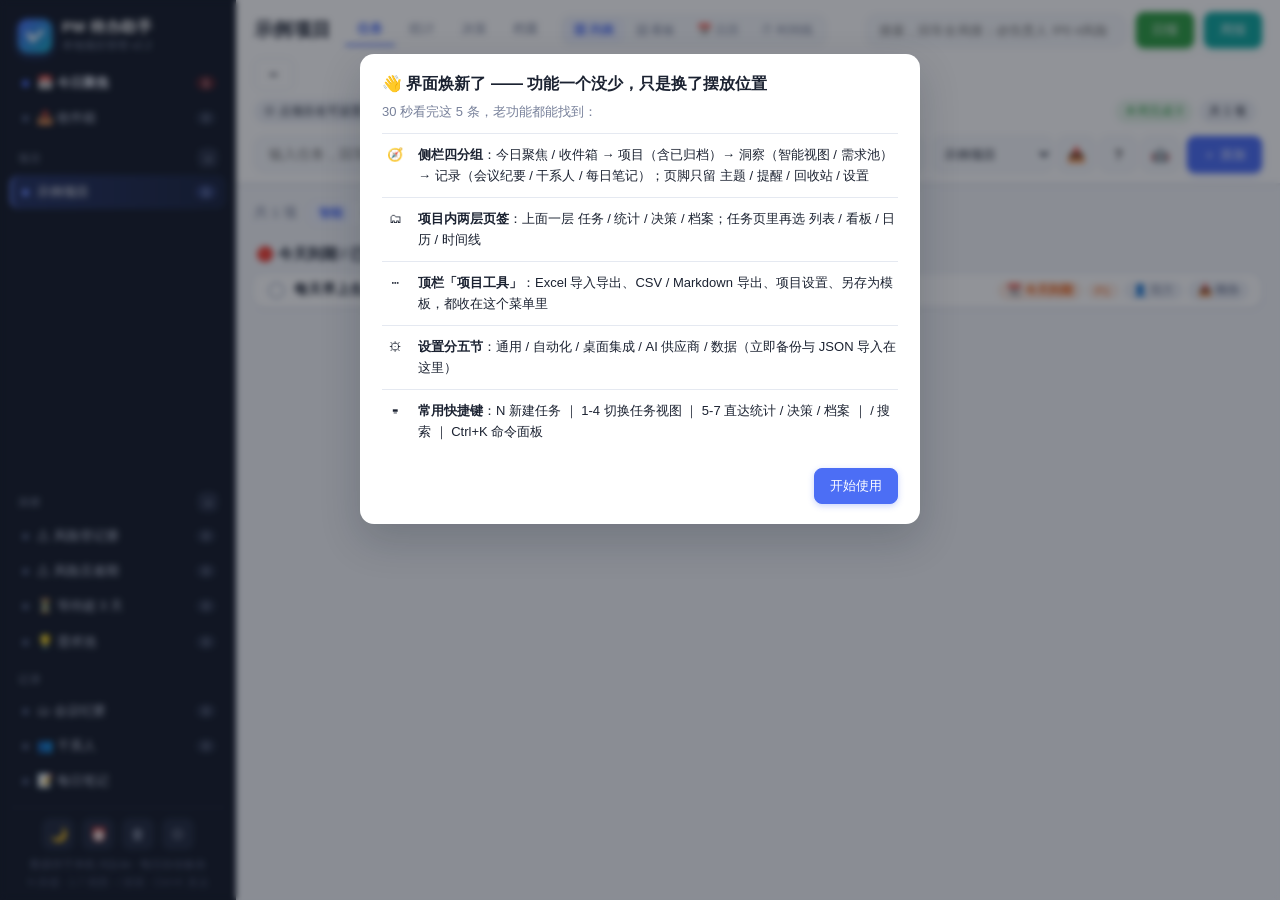
<file: ui/index.html>
<!DOCTYPE html>
<html lang="zh-CN" data-theme="light">
<head>
<meta charset="UTF-8">
<meta name="viewport" content="width=device-width, initial-scale=1.0">
<title>PM 待办助手</title>
<link rel="stylesheet" href="styles.css">
</head>
<body>
<div id="app">
  <aside id="sidebar">
    <div class="brand">
      <div class="logo">✔</div>
      <div class="brand-txt"><b>PM 待办助手</b><small>本地项目管理 v2.2</small></div>
    </div>

    <nav id="todayNav"></nav>
    <div class="side-label"><span>项目</span><button id="btnNewProj" title="新建项目（可选模板）">＋</button></div>
    <nav id="projNav"></nav>
    <div id="archWrap"></div>
    <div class="side-label"><span>洞察</span><button id="btnAddSmart" title="保存一个跨项目智能视图">＋</button></div>
    <nav id="smartNav"></nav>
    <nav id="ideasNav"></nav>
    <div class="side-label"><span>记录</span></div>
    <nav id="memoryNav"></nav>
    <div class="side-foot">
      <div class="foot-btns">
        <button id="btnTheme" title="切换明暗主题">🌙</button>
        <button id="btnRemind" title="每日定时提醒：未设置">⏰</button>
        <button id="btnTrash" title="回收站：30 天内可恢复">🗑<span id="btnTrashCnt" class="trash-cnt"></span></button>
        <button id="btnSettings" title="设置：通用 / 自动化 / 桌面集成 / AI / 数据">⚙</button>
      </div>
      <small>数据存于本机 SQLite · 每日自动备份</small>
      <small class="kbd-hint">N 新建 · 1-7 视图 · / 搜索 · Ctrl+K 直达</small>
    </div>
  </aside>

  <main id="main">
    <header id="topbar">
      <div class="hrow">
        <h1 id="projName" title="点击打开项目设置">—</h1>
        <!-- 一级页签：项目下的四个页面 -->
        <nav class="ptabs" id="pageTabs">
          <button data-page="task" class="on">任务</button>
          <button data-page="stats">统计</button>
          <button data-page="decisions">决策</button>
          <button data-page="archive">档案</button>
        </nav>
        <!-- 二级分段控件：任务页的四种呈现 -->
        <div class="seg" id="viewSeg">
          <button data-view="list" class="on" title="快捷键 1">☰ 列表</button>
          <button data-view="kanban" title="快捷键 2">▦ 看板</button>
          <button data-view="calendar" title="快捷键 3">📅 日历</button>
          <button data-view="timeline" title="快捷键 4">⏱ 时间线</button>
        </div>
        <span class="flex1"></span>
        <input id="search" type="text" placeholder="搜索，或 @负责人 !P0 #风险 筛选（/）">
        <button class="btn blue" id="btnTodayCopy" hidden>📋 复制今日清单</button>
        <button class="btn green" id="btnDay" onclick="openReport('day')">日报</button>
        <button class="btn teal" id="btnWeek" onclick="openReport('week')">周报</button>
        <div class="more-wrap" id="projMoreWrap" hidden>
          <button class="btn ghost" id="btnProjMore" title="项目工具：导入导出 / 设置 / 模板">⋯</button>
          <div id="projMenu" class="menu-pop" hidden>
            <button data-act="xlsx">📥 Excel 计划表导入向导</button>
            <button data-act="xlsx-out">📤 导出 .xlsx 计划表</button>
            <button data-act="csv">📄 导出 CSV</button>
            <button data-act="md">📝 导出项目 Markdown</button>
            <div class="menu-sep"></div>
            <button data-act="settings">⚙ 项目设置</button>
            <button data-act="tpl">💾 另存为项目模板</button>
          </div>
        </div>
      </div>
      <div class="hrow sub">
        <div id="countdown"></div>
        <span class="flex1"></span>
        <div id="statsbar"></div>
      </div>
      <div class="quickadd" id="quickAddRow">
        <input id="quick" type="text" placeholder="输入任务，回车添加；输入 / 呼出语法面板">
        <div class="q-tools">
          <select id="qProj" class="q-proj" title="选择任务加入的项目"></select>
          <button id="q-inbox" title="收件箱模式：先不分项目，快速记下，之后分拣">📥</button>
          <button id="q-syntax" title="日期 / 负责人 / 优先级 / 风险 / 循环 语法面板（输入 / 也可呼出）">？</button>
          <button id="q-aitask" title="AI 粘贴转任务：把会议记录 / 群聊 / 邮件整段粘进来，自动拆成任务草稿">🤖</button>
        </div>
        <button class="btn blue" id="btnQuickAdd">＋ 添加</button>
      </div>
      <div id="quickPreview" class="quick-preview" hidden></div>
      <div id="qPop" class="q-pop" hidden></div>
    </header>

    <div id="content">
      <section id="viewToday" hidden></section>
      <section id="viewInbox" hidden></section>
      <section id="viewIdeas" hidden></section>
      <section id="viewSmart" hidden></section>
      <section id="viewMeetings" hidden></section>
      <section id="viewContacts" hidden></section>
      <section id="viewDailyNote" hidden></section>
      <section id="viewSearch" hidden></section>
      <section id="viewList" hidden></section>
      <section id="viewKanban" hidden></section>
      <section id="viewCalendar" hidden></section>
      <section id="viewTimeline" hidden></section>
      <section id="viewStats" hidden></section>
      <section id="viewDecisions" hidden></section>
      <section id="viewArchive" hidden></section>
    </div>
  </main>
</div>

<!-- 计时悬浮条（#1 任务计时） -->
<div id="timerBar" class="timerbar" hidden>
  <span class="tb-dot"></span>
  <span id="timerTaskName"></span>
  <b id="timerTime">00:00:00</b>
  <button class="btn blue ghost" onclick="openFocusOverlay()" title="进入专注全屏视图（可选倒计时，结束自动记工时）">🎯 专注</button>
  <button class="btn danger ghost" onclick="stopTimerFlow(false)">⏹ 停止并记录工时</button>
</div>

<!-- 任务编辑（v2.2 三段分区：基本信息默认展开；风险登记册勾 ⚠ 展开；清单与备注默认收起） -->
<div class="mwrap" id="mw-task" hidden>
  <div class="modal">
    <h3 id="tm-head">编辑事项</h3>
    <div class="title-line">
      <input type="text" id="m-title" placeholder="要做什么？（Enter 保存）">
    </div>
    <div class="mrow">
      <div><label>截止日期</label><input type="date" id="m-due"></div>
      <div><label>负责人</label><input type="text" id="m-owner" list="ownerList" placeholder="我方"></div>
      <div><label>优先级</label>
        <select id="m-pri">
          <option value="P0">P0 紧急</option>
          <option value="P1">P1</option>
          <option value="P2">P2</option>
        </select>
      </div>
    </div>
    <div class="mrow">
      <div><label>状态</label>
        <select id="m-status">
          <option value="todo">待办</option>
          <option value="doing">进行中</option>
          <option value="wait">等人/等外部</option>
          <option value="done">已完成</option>
        </select>
      </div>
      <div><label>所属项目</label><select id="m-proj"></select></div>
      <div><label>开始日期（时间线用，可空）</label><input type="date" id="m-start"></div>
    </div>
    <div class="mrow">
      <div><label>父任务（进度自动上卷）</label>
        <select id="m-parent"><option value="0">（无父任务）</option></select>
      </div>
      <div><label>循环</label>
        <select id="m-repeat">
          <option value="">不循环</option>
          <option value="daily">🔄 每天</option>
          <option value="weekly">🔄 每周</option>
          <option value="monthly">🔄 每月</option>
        </select>
      </div>
      <div><label>单次提醒（开会前提醒我）</label><input type="datetime-local" id="m-remind" title="到点弹系统通知并清空；留空不提醒"></div>
    </div>
    <div class="mrow ck-row">
      <div class="grow2"><label class="ck tight"><input type="checkbox" id="m-risk"> ⚠ 计入日报风险栏（勾选展开风险登记册）</label></div>
      <div class="grow2"><label class="ck tight"><input type="checkbox" id="m-milestone"> 🏁 里程碑（时间线画菱形）</label></div>
    </div>
    <!-- 风险登记册（#6）：概率×影响评分（勾选 ⚠ 展开，由 updateRiskEditor 控制 open） -->
    <details class="msec" id="m-sec-risk">
      <summary>🛡 风险登记册 <span class="hint-inline">概率 × 影响评分，≥15 强制进日报</span></summary>
      <div class="risk-box">
        <div class="mrow">
          <div><label>发生概率 1-5</label>
            <select id="m-prob"><option value="0">未评分</option><option>1</option><option>2</option><option>3</option><option>4</option><option>5</option></select>
          </div>
          <div><label>影响程度 1-5</label>
            <select id="m-impact"><option value="0">未评分</option><option>1</option><option>2</option><option>3</option><option>4</option><option>5</option></select>
          </div>
          <div><label>风险值（自动）</label><div class="risk-val" id="m-risk-val">未评分</div></div>
        </div>
        <label>应对措施（怎么做）</label>
        <textarea id="m-mitigate" rows="2" placeholder="如：提前 2 周联系供应商备货；压测提前到本周"></textarea>
        <label>升级条件（何时上报谁）</label>
        <textarea id="m-escalate" rows="2" placeholder="如：若本周五前未签合同，上报分管领导决策"></textarea>
      </div>
    </details>
    <details class="msec" id="m-sec-cl">
      <summary>☑ 清单与备注 <span class="hint-inline" id="m-sec-cl-sum"></span></summary>
      <div class="msec-body">
        <label>检查清单 <span class="hint-inline">（回车快速添加，完成后卡片显示进度）</span></label>
        <div id="m-cl-items"></div>
        <div class="cl-add">
          <input type="text" id="m-cl-input" placeholder="添加清单项，回车确认">
          <button class="btn ghost" id="m-cl-ai" title="AI 根据任务标题 / 备注生成检查清单草稿（可改可删后再保存）">🤖</button>
          <button class="btn ghost" id="m-cl-add">＋</button>
        </div>
        <label>备注（支持 Markdown；可 Ctrl+V 粘贴截图，Enter 保存 / Ctrl+Enter 也保存）</label>
        <textarea id="m-note"></textarea>
        <div class="note-preview-row">
          <button class="linkbtn2" id="m-note-preview-toggle" onclick="toggleNotePreview()">👁 预览渲染效果</button>
          <div id="m-note-preview" class="mdview" hidden></div>
        </div>
      </div>
    </details>
    <div id="m-backlinks" class="backlink-box" hidden></div>
    <div class="mfoot">
      <button class="btn danger ghost" id="m-del">删除</button>
      <span class="flex1"></span>
      <button class="btn ghost" id="m-cancel">取消</button>
      <button class="btn ghost" id="m-save-new" title="保存当前，并立即打开新建窗口（所属项目不变）">保存并新建</button>
      <button class="btn blue" id="m-save">保存</button>
    </div>
  </div>
</div>
<datalist id="ownerList"></datalist>

<!-- 项目设置 -->
<div class="mwrap" id="mw-proj" hidden>
  <div class="modal">
    <h3>项目设置</h3>
    <label>项目名称</label>
    <input type="text" id="p-name">
    <label>日报 / 周报抬头（如：XX项目 进度日报）</label>
    <input type="text" id="p-report" placeholder="留空自动为「项目名 进度日报」">
    <label>里程碑倒计时（最多 3 个，留空忽略）</label>
    <div class="mrow"><input type="text" id="p-m1l" placeholder="名称，如 交付验收"><input type="date" id="p-m1d"></div>
    <div class="mrow"><input type="text" id="p-m2l" placeholder="名称"><input type="date" id="p-m2d"></div>
    <div class="mrow"><input type="text" id="p-m3l" placeholder="名称"><input type="date" id="p-m3d"></div>
    <label class="ck big"><input type="checkbox" id="p-arch"> 归档此项目（从列表隐藏，数据保留）</label>
    <label>群机器人推送（日报一键发到群）</label>
    <div class="mrow">
      <div><label>机器人类型</label>
        <select id="p-wh-type">
          <option value="">不推送</option>
          <option value="wecom">企业微信群机器人</option>
          <option value="dingtalk">钉钉群机器人（支持加签）</option>
          <option value="feishu">飞书群机器人</option>
        </select>
      </div>
      <div class="grow2"><label>Webhook 地址</label><input type="text" id="p-wh-url" placeholder="https://qyapi.weixin.qq.com/cgi-bin/webhook/send?key=…"></div>
    </div>
    <div class="mrow" id="p-wh-secret-row" hidden>
      <div class="grow2"><label>钉钉加签密钥（SEC 开头，可选）</label><input type="text" id="p-wh-secret" placeholder="SEC…"></div>
    </div>
    <label>工时预算（小时，80%/100% 触发托盘通知与群推送，留空关闭）</label>
    <input type="number" id="p-budget" min="0" step="0.5" placeholder="如 200">
    <div class="mfoot">
      <button class="btn danger ghost" id="p-delete">删除本项目</button>
      <button class="btn ghost" id="p-save-tpl" title="把本项目的未完成任务集保存为模板，新建项目时一键带入">💾 另存为模板</button>
      <span class="flex1"></span>
      <button class="btn ghost" id="p-cancel">取消</button>
      <button class="btn blue" id="p-save">保存</button>
    </div>
  </div>
</div>

<!-- 报告 -->
<div class="mwrap" id="mw-report" hidden>
  <div class="modal wide">
    <h3 id="r-title">报告预览</h3>
    <textarea id="r-area" spellcheck="false"></textarea>
    <input type="hidden" id="r-kind" value="day">
    <div class="mfoot">
      <button class="btn teal" id="r-wh" hidden title="通过项目设置里配置的群机器人 Webhook 发送">📤 发到群</button>
      <button class="btn ghost" id="r-ai" title="用设置里配置的 AI 模型润色报告（⚙ 设置 → AI 供应商）">🤖 AI 润色</button>
      <span class="hint">发送前请核对日期与负责人</span>
      <span class="flex1"></span>
      <button class="btn ghost" id="r-close">收起</button>
      <button class="btn green" id="r-copy">复制全文</button>
    </div>
  </div>
</div>

<!-- 确认 -->
<div class="mwrap" id="mw-confirm" hidden>
  <div class="modal slim">
    <h3 id="c-title">确认</h3>
    <p id="c-msg" class="cmsg"></p>
    <div class="mfoot">
      <span class="flex1"></span>
      <button class="btn ghost" id="c-cancel">取消</button>
      <button class="btn blue" id="c-ok">确定</button>
    </div>
  </div>
</div>

<!-- 输入 -->
<div class="mwrap" id="mw-prompt" hidden>
  <div class="modal slim">
    <h3 id="pr-title">输入</h3>
    <label id="pr-label">名称</label>
    <input type="text" id="pr-input">
    <div class="mfoot">
      <span class="flex1"></span>
      <button class="btn ghost" id="pr-cancel">取消</button>
      <button class="btn blue" id="pr-ok">确定</button>
    </div>
  </div>
</div>

<!-- 命令面板 -->
<div class="mwrap" id="mw-palette" hidden>
  <div class="modal palette">
    <input id="pal-input" type="text" autocomplete="off" spellcheck="false" placeholder="🔍 搜项目 / 任务，回车直达；↑↓ 选择，Esc 关闭">
    <div id="pal-list"></div>
  </div>
</div>

<!-- 新建项目（模板 #4） -->
<div class="mwrap" id="mw-newproj" hidden>
  <div class="modal slim">
    <h3>新建项目</h3>
    <label>项目名称</label>
    <input type="text" id="np-name" placeholder="如：闸机二期">
    <label>从模板创建（Teambition 模板中心思路）</label>
    <div class="mrow">
      <select id="np-tpl" class="grow2"></select>
      <button class="btn danger ghost" id="np-del-tpl" title="删除选中的模板">🗑</button>
    </div>
    <div class="hint" style="margin:4px 0 0;">模板来自项目工具菜单里的「💾 另存为项目模板」，带入任务集骨架，截止日默认今天</div>
    <div class="mfoot">
      <span class="flex1"></span>
      <button class="btn ghost" id="np-cancel">取消</button>
      <button class="btn blue" id="np-create">创建</button>
    </div>
  </div>
</div>

<!-- 回收站（#5） -->
<div class="mwrap" id="mw-trash" hidden>
  <div class="modal">
    <h3>🗑 回收站（<span id="trash-cnt">0</span>）</h3>
    <div class="hint" style="margin-bottom:8px;">已删除的任务 / 项目保留 30 天，可随时恢复（Azure DevOps Recycle Bin 思路）</div>
    <div id="trash-list" class="trash-list"></div>
    <div class="mfoot">
      <button class="btn danger ghost" id="tr-purge-old">清空 30 天前条目</button>
      <span class="flex1"></span>
      <button class="btn ghost" id="tr-close">关闭</button>
    </div>
  </div>
</div>

<!-- 每日收尾问答（#2 + 包3 #12 升级为站会三问） -->
<div class="mwrap" id="mw-shutdown" hidden>
  <div class="modal">
    <h3>🌙 每日收尾 · 站会三问 <small class="hint" id="sd-date"></small></h3>
    <div class="hint" style="margin-bottom:8px;">Sunsama Shutdown + Geekbot 站会三问：干成什么 / 阻碍 / 明天三件事。明日日报自动引用。</div>
    <label>1️⃣ 今天干成了什么？</label>
    <textarea id="sd-done" rows="3" placeholder="已自动预填今天勾完成的任务，可补充改动"></textarea>
    <label>2️⃣ 卡在哪里了？（背景性卡点，进明日日报）</label>
    <textarea id="sd-stuck" rows="2" placeholder="卡点 / 需要谁拍板 / 等谁的回复"></textarea>
    <label>3️⃣ 遇到什么阻碍？（可一键转成风险任务，每行一条）</label>
    <textarea id="sd-block" rows="2" placeholder="如：供应商合同没签 → 生成一条 P1 风险任务跟进"></textarea>
    <div style="margin:2px 0 10px;"><button class="btn ghost" id="sd-block2task" title="把上面每行阻碍转成一条风险任务，进收件箱">🛡 阻碍转风险任务</button></div>
    <label>4️⃣ 明天最重要的三件事？</label>
    <textarea id="sd-next" rows="3" placeholder="一行一件，明天生成日报时排在「今日计划」最前面"></textarea>
    <div class="mfoot">
      <span class="flex1"></span>
      <button class="btn ghost" id="sd-skip">跳过</button>
      <button class="btn blue" id="sd-save">记录，收工 ✅</button>
    </div>
  </div>
</div>

<!-- 设置：五节导航（通用 / 自动化 / 桌面集成 / AI 供应商 / 数据） -->
<div class="mwrap" id="mw-settings" hidden>
  <div class="modal st-modal">
    <h3>⚙ 设置</h3>
    <div class="st-tabs" id="stTabs">
      <button data-sec="general" class="on">🧭 通用</button>
      <button data-sec="auto">🤝 自动化</button>
      <button data-sec="desktop">🖥 桌面集成</button>
      <button data-sec="ai">🤖 AI 供应商</button>
      <button data-sec="data">💾 数据</button>
    </div>
    <div class="st-body">
      <div class="st-sec" data-sec="general">
        <label>每日收尾问答时间（Sunsama Shutdown，留空关闭；到点弹站会三问）</label>
        <input type="time" id="st-shutdown">
        <label class="ck big"><input type="checkbox" id="st-density" checked> 任务卡紧凑密度（单行卡片，一屏多看一倍；取消勾选为舒适密度）</label>
        <div class="hint" style="margin-top:10px;">
          每日到期任务提醒：点左下角 <b>⏰</b> 设置时间 · 明暗主题：点左下角 <b>🌙</b><br>
          快捷键：<b>N</b> 新建 · <b>1-7</b> 切视图 · <b>J/K 或 ↑↓</b> 选任务 · <b>空格</b> 完成 · <b>X</b> 选中 · <b>Ctrl+Shift+点选</b> 批量 · <b>/</b> 搜索 · <b>Ctrl+K</b> 直达（中文输入法开启也可用）<br>
          数据安全：本机 SQLite 存储，启动自动备份（保留最近 30 份），JSON / CSV / Excel 导入导出见「💾 数据」节与项目工具菜单「⋯」
        </div>
      </div>
      <div class="st-sec" data-sec="auto" hidden>
        <label>固定规则自动化（Trello Butler 预置开关，非通用引擎）</label>
        <label class="ck big"><input type="checkbox" id="st-overdueTop"> 逾期任务自动置顶排序（仅显示层，不改数据）</label>
        <label class="ck big"><input type="checkbox" id="st-staleCleanup"> 停滞超 14 天自动出现在侧栏「🧹 待清理」视图</label>
        <label class="ck big"><input type="checkbox" id="st-doneStopTimer"> 任务完成时自动停止计时并记录工时</label>
        <label class="ck big"><input type="checkbox" id="st-inboxNudge"> 每日提醒里附带「收件箱待分拣」数量</label>
      </div>
      <div class="st-sec" data-sec="desktop" hidden>
        <label class="ck big"><input type="checkbox" id="st-autostart"> 开机自动启动（配合定时提醒更可靠）</label>
        <label>全局快速捕获热键（弹无边框小窗，默认进收件箱；输入 off 关闭）</label>
        <div class="ai-keyrow">
          <input type="text" id="st-hotkey" placeholder="Alt+Shift+A">
          <button class="btn ghost" id="st-hotkey-test" style="flex:none;">⚡ 试一下</button>
        </div>
        <label>今日目标任务数（任务栏进度条映射 今日已完成/目标）</label>
        <input type="number" id="st-goal" min="1" max="50" placeholder="默认 5">
        <div class="hint" style="margin:8px 0 0;">深链接 pm-todo://task/123 已随安装包注册，群推送里点链接可跳回对应任务。</div>
      </div>
      <div class="st-sec" data-sec="ai" hidden>
        <div class="ai-box">
          <div class="ai-box-title">🤖 AI 润色 · 模型供应商</div>
          <div id="st-ai-profiles" class="ai-profiles"></div>
          <div class="hint" style="margin:6px 0 0;">点击卡片即切换并启用该供应商；改动先暂存，点底部「保存」才写入本机数据库</div>
          <div class="mrow">
            <div><label>预设</label>
              <select id="st-ai-preset"></select>
            </div>
            <div class="grow2"><label>模型 ID</label>
              <input type="text" id="st-ai-model" list="aiModelList" placeholder="如 deepseek-chat / glm-4.6">
            </div>
          </div>
          <label>API 地址（Base URL，以 /v1 等兼容前缀结尾）</label>
          <input type="text" id="st-ai-baseurl" placeholder="https://api.deepseek.com/v1">
          <label>API Key（仅存本机 SQLite）</label>
          <div class="ai-keyrow">
            <input type="password" id="st-ai-key" placeholder="sk-…" autocomplete="off">
            <label class="ai-showck"><input type="checkbox" id="st-ai-show"> 显示</label>
          </div>
          <datalist id="aiModelList"></datalist>
          <div id="st-ai-chips" class="ai-chips" hidden></div>
          <div class="st-ai-actions">
            <button class="btn ghost" id="st-ai-models" title="调用 GET {Base URL}/models 拉取可选模型">↻ 拉取模型</button>
            <button class="btn ghost" id="st-ai-test" title="用当前填写的内容发一条测试消息，验证是否可用">⚡ 测试连接</button>
            <button class="btn ghost" id="st-ai-add" title="把当前填写的内容另存为一家供应商，之后可一键切换">＋ 另存供应商</button>
            <button class="btn danger ghost" id="st-ai-del" title="删除当前选中的供应商">🗑</button>
          </div>
          <div class="hint" id="st-ai-status" hidden></div>
        </div>
      </div>
      <div class="st-sec" data-sec="data" hidden>
        <div class="hint" style="margin:0 0 10px;">数据全部存在本机 SQLite；启动时自动备份，保留最近 30 份。以下为手动备份与迁移入口。</div>
        <div class="data-actions">
          <button class="btn ghost" id="st-backup-now" title="立即在本机备份目录生成一份备份，返回备份路径">📦 立即备份</button>
          <button class="btn ghost" id="st-export" title="导出全部数据为 JSON 备份文件">📤 导出 JSON 备份</button>
          <button class="btn ghost" id="st-import" title="导入 JSON 备份（覆盖当前数据）">📥 导入 JSON 备份</button>
          <button class="btn ghost" id="st-trash" title="已删除的任务 / 项目保留 30 天，可恢复">🗑 打开回收站</button>
        </div>
        <div class="hint" style="margin-top:10px;">项目级导入导出（Excel 计划表双向 / CSV / 整项目 Markdown）在选中项目后，点顶栏右侧「⋯ 项目工具」。</div>
      </div>
    </div>
    <div class="mfoot">
      <span class="flex1"></span>
      <button class="btn ghost" id="st-cancel">取消</button>
      <button class="btn blue" id="st-save">保存</button>
    </div>
  </div>
</div>

<!-- 保存智能视图（#9） -->
<div class="mwrap" id="mw-smart" hidden>
  <div class="modal slim">
    <h3>保存智能视图</h3>
    <label>视图名称</label>
    <input type="text" id="sv-name" placeholder="如：P0 风险盘点">
    <label>筛选条件（跨全部未归档项目，只看未完成任务）</label>
    <label class="ck big"><input type="checkbox" id="sv-risk"> ⚠ 标记为风险的任务</label>
    <label class="ck big"><input type="checkbox" id="sv-overdue"> 🔴 已逾期的任务</label>
    <div class="mrow">
      <div><label>⏳ 等待超过（天）</label><input type="number" id="sv-wait" min="1" max="90" placeholder="如 3"></div>
      <div><label>💤 停滞超过（天）</label><input type="number" id="sv-stale" min="1" max="365" placeholder="如 7"></div>
      <div><label>🚩 优先级</label>
        <select id="sv-pri"><option value="">不限</option><option value="P0">P0</option><option value="P1">P1</option><option value="P2">P2</option></select>
      </div>
    </div>
    <label>或用一句话描述（自动勾选上面的条件）</label>
    <div class="mrow">
      <div class="grow2"><input type="text" id="sv-nl" placeholder="如：逾期且有风险的 P0"></div>
      <div style="flex:0 0 auto;"><button class="btn ghost" id="sv-nl-parse" style="margin-top:0;">🔍 解析</button></div>
    </div>
    <div class="mfoot">
      <span class="flex1"></span>
      <button class="btn ghost" id="sv-cancel">取消</button>
      <button class="btn blue" id="sv-save">保存视图</button>
    </div>
  </div>
</div>

<!-- 需求转任务（#14） -->
<div class="mwrap" id="mw-convert" hidden>
  <div class="modal slim">
    <h3>需求转为任务</h3>
    <input type="hidden" id="cv-idea-id" value="">
    <label>加入项目</label>
    <select id="cv-proj"></select>
    <label>截止日期</label>
    <input type="date" id="cv-due">
    <div class="mfoot">
      <span class="flex1"></span>
      <button class="btn ghost" id="cv-cancel">取消</button>
      <button class="btn blue" id="cv-ok">转为任务</button>
    </div>
  </div>
</div>

<!-- AI 粘贴转任务（#16 增强）：非结构化文字 → 任务草稿，确认后才入库 -->
<div class="mwrap" id="mw-aitask" hidden>
  <div class="modal">
    <h3>🤖 AI 粘贴转任务</h3>
    <div class="hint" style="margin:0 0 8px;">把会议记录 / 群聊 / 邮件 / 口述笔记整段粘贴进来，AI 拆成结构化任务草稿（含日期 / 负责人 / 优先级 / 风险）。先预览确认，勾选后才入库。</div>
    <textarea id="at-input" rows="5" placeholder="如：周三前李四要交联调报告；供应商合同这周必须签掉，不然影响进场，这个是 P0；下月开始安排验收面试"></textarea>
    <div class="mrow" style="margin-top:8px;">
      <div><label>解析后加入</label><select id="at-proj"></select></div>
      <div style="flex:0 0 auto;"><label>&nbsp;</label><button class="btn blue" id="at-parse">🔍 AI 解析</button></div>
    </div>
    <div id="at-results" hidden></div>
    <div class="mfoot">
      <span class="hint" id="at-status" style="max-width:58%;"></span>
      <span class="flex1"></span>
      <button class="btn ghost" id="at-cancel">关闭</button>
      <button class="btn blue" id="at-import" hidden>✅ 添加所选</button>
    </div>
  </div>
</div>

<!-- 决策日志（包3 #9，ADR 模板） -->
<div class="mwrap" id="mw-decision" hidden>
  <div class="modal wide">
    <h3>🏛 记录决策 <small class="hint-inline">ADR 模板 · 治「口头答应了没人记得」</small></h3>
    <input type="hidden" id="d-id" value="">
    <div class="mrow">
      <div class="grow2"><label>决策标题（一句话说清决定了什么）</label><input type="text" id="d-title" placeholder="如：闸机厂商定为 B 公司"></div>
      <div><label>日期</label><input type="date" id="d-date"></div>
    </div>
    <label>背景（当时面对什么问题）</label>
    <textarea id="d-background" rows="2"></textarea>
    <label>备选项（都考虑了哪些方案）</label>
    <textarea id="d-options" rows="2"></textarea>
    <label>决定</label>
    <textarea id="d-decision" rows="2" placeholder="最终选了什么，一句话可执行"></textarea>
    <label>原因（为什么这么定，当时为什么这么定就靠它）</label>
    <textarea id="d-reason" rows="2"></textarea>
    <div class="mrow">
      <div><label>状态</label>
        <select id="d-status">
          <option>生效中</option>
          <option>已废弃</option>
          <option>已被替代</option>
        </select>
      </div>
      <div><label>关联任务（互链，可空）</label><select id="d-task"><option value="0">（无）</option></select></div>
    </div>
    <div class="mfoot">
      <button class="btn danger ghost" id="d-del" hidden>删除</button>
      <span class="flex1"></span>
      <button class="btn ghost" id="d-cancel">取消</button>
      <button class="btn blue" id="d-save">保存</button>
    </div>
  </div>
</div>

<!-- 会议记录（包3 #10，Fellow 模式：会后笔记模板 + 行动项转任务） -->
<div class="mwrap" id="mw-meeting" hidden>
  <div class="modal wide">
    <h3 id="mt-head">🗂 会议纪要 <small class="hint-inline">会后笔记模板：议题 / 参与人 / 结论 / 行动项</small></h3>
    <input type="hidden" id="mt-id" value="">
    <div class="mrow">
      <div class="grow2"><label>议题（会议主题）</label><input type="text" id="mt-title" placeholder="如：与甲方周例会"></div>
      <div><label>日期</label><input type="date" id="mt-date"></div>
    </div>
    <div class="mrow">
      <div><label>参与人（逗号分隔，可与干系人档案对应）</label><input type="text" id="mt-attendees" placeholder="张三, 李四, 王五"></div>
      <div><label>关联项目（可空）</label><select id="mt-proj"><option value="0">（不关联）</option></select></div>
    </div>
    <label>结论 / 要点（支持 Markdown）</label>
    <textarea id="mt-conclusion" rows="4" placeholder="- 验收标准按附件 A 执行&#10;- 付款节点调整到验收后 15 天"></textarea>
    <label>行动项 <span class="hint-inline">（一行一条；保存后每条可一键转任务 / 转决策）</span></label>
    <div id="mt-items"></div>
    <div class="cl-add">
      <input type="text" id="mt-item-input" placeholder="添加行动项，回车确认">
      <button class="btn ghost" id="mt-item-add">＋</button>
    </div>
    <div class="mfoot">
      <button class="btn danger ghost" id="mt-del" hidden>删除</button>
      <span class="flex1"></span>
      <button class="btn ghost" id="mt-cancel">取消</button>
      <button class="btn blue" id="mt-save">保存</button>
    </div>
  </div>
</div>

<!-- 干系人档案（包3 #11，FollowUpThen 机制） -->
<div class="mwrap" id="mw-contact" hidden>
  <div class="modal">
    <h3>👥 干系人档案</h3>
    <input type="hidden" id="ct-id" value="">
    <div class="mrow">
      <div><label>姓名</label><input type="text" id="ct-name" placeholder="如：李四"></div>
      <div><label>组织 / 角色</label><input type="text" id="ct-org" placeholder="如：甲方信息科 科长"></div>
    </div>
    <div class="mrow">
      <div><label>标签（权力/利益，逗号分隔）</label><input type="text" id="ct-tags" placeholder="高权力,高利益"></div>
      <div><label>关联项目（逗号分隔）</label><input type="text" id="ct-projects" placeholder="闸机二期"></div>
    </div>
    <div class="mrow">
      <div><label>上次沟通日期</label><input type="date" id="ct-last"></div>
      <div><label>跟进周期（天）</label><input type="number" id="ct-days" min="1" max="365" placeholder="14"></div>
    </div>
    <label>备注（沟通偏好 / 关注点）</label>
    <textarea id="ct-note" rows="2"></textarea>
    <div class="mfoot">
      <button class="btn danger ghost" id="ct-del" hidden>删除</button>
      <span class="flex1"></span>
      <button class="btn ghost" id="ct-cancel">取消</button>
      <button class="btn blue" id="ct-save">保存</button>
    </div>
  </div>
</div>

<!-- Excel 导入向导（包5，Jira 五步模式） -->
<div class="mwrap" id="mw-xlsx" hidden>
  <div class="modal xwide">
    <h3>📥 Excel 计划表导入向导 <small class="hint-inline">Jira 五步：选文件 → 选表 → 映射 → 预览 → 导入</small></h3>
    <div id="xw-steps" class="xw-steps"></div>
    <div id="xw-body" class="xw-body"></div>
    <div class="mfoot">
      <button class="btn ghost" id="xw-export" title="反向导出：把当前项目导出为带样式的 .xlsx 计划表发回给甲方/领导">📤 导出当前项目 .xlsx</button>
      <span class="hint" id="xw-status"></span>
      <span class="flex1"></span>
      <button class="btn ghost" id="xw-cancel">关闭</button>
      <button class="btn blue" id="xw-next" hidden>下一步 →</button>
      <button class="btn blue" id="xw-import" hidden>📥 开始导入</button>
    </div>
  </div>
</div>

<!-- 专注会话（包4 #17）：全屏视图 + 倒计时 + 一句收尾 -->
<div class="mwrap" id="mw-focus" hidden>
  <div class="focus-full">
    <div class="focus-task" id="fc-task">—</div>
    <div class="focus-time" id="fc-time">00:00:00</div>
    <div class="focus-mode">
      <label class="ck"><input type="radio" name="fc-mode" value="up" checked> 正计时</label>
      <label class="ck"><input type="radio" name="fc-mode" value="down"> 倒计时</label>
      <select id="fc-mins">
        <option value="25">25 分钟</option>
        <option value="45">45 分钟</option>
        <option value="60">60 分钟</option>
      </select>
    </div>
    <div class="focus-bar"><div id="fc-bar" style="width:0%"></div></div>
    <div class="mfoot" style="justify-content:center;">
      <button class="btn ghost" id="fc-minimize">回到界面</button>
      <button class="btn blue" id="fc-finish">⏹ 结束专注并记录工时</button>
    </div>
    <div class="focus-wrap" id="fc-wrap" hidden>
      <label>一句收尾（这段时间干了什么，写入每日笔记）</label>
      <input type="text" id="fc-note" placeholder="如：联调报告初稿完成一半">
      <button class="btn green" id="fc-save-note">记好了</button>
    </div>
  </div>
</div>

<!-- 改版一次性导览（v2.1） -->
<div class="mwrap" id="mw-tour" hidden>
  <div class="modal tour-modal">
    <h3>👋 界面焕新了 —— 功能一个没少，只是换了摆放位置</h3>
    <div class="tour-sub">30 秒看完这 5 条，老功能都能找到：</div>
    <div class="tour-row"><span class="ti">🧭</span><div><b>侧栏四分组</b>：今日聚焦 / 收件箱 → 项目（含已归档）→ 洞察（智能视图 / 需求池）→ 记录（会议纪要 / 干系人 / 每日笔记）；页脚只留 主题 / 提醒 / 回收站 / 设置</div></div>
    <div class="tour-row"><span class="ti">🗂</span><div><b>项目内两层页签</b>：上面一层 任务 / 统计 / 决策 / 档案；任务页里再选 列表 / 看板 / 日历 / 时间线</div></div>
    <div class="tour-row"><span class="ti">⋯</span><div><b>顶栏「项目工具」</b>：Excel 导入导出、CSV / Markdown 导出、项目设置、另存为模板，都收在这个菜单里</div></div>
    <div class="tour-row"><span class="ti">⚙</span><div><b>设置分五节</b>：通用 / 自动化 / 桌面集成 / AI 供应商 / 数据（立即备份与 JSON 导入在这里）</div></div>
    <div class="tour-row"><span class="ti">⌨</span><div><b>常用快捷键</b>：N 新建任务 ｜ 1-4 切换任务视图 ｜ 5-7 直达统计 / 决策 / 档案 ｜ / 搜索 ｜ Ctrl+K 命令面板</div></div>
    <div class="tour-foot"><button class="btn blue" onclick="markTourSeen()">开始使用</button></div>
  </div>
</div>

<!-- 右键菜单（动线2：卡片右键 = ⋯ 菜单同款；侧栏项目右键 = 设置/模板/导出） -->
<div id="ctxMenu" class="menu-pop ctx-menu" hidden></div>

<!-- 批量操作条（动线2：Ctrl/Shift 多选后浮出） -->
<div id="batchBar" hidden>
  <span class="bb-n" id="bbCount">已选 0 项</span>
  <button class="btn ghost" onclick="batchStatus('done')">✔ 完成</button>
  <button class="btn ghost" onclick="batchStatus('doing')">🔨 进行中</button>
  <button class="btn ghost" onclick="batchSnoozeSel()">⏭ 推到明天</button>
  <span class="bb-move">📂 移到 <select id="bbProj"></select></span>
  <button class="btn ghost" onclick="batchMoveSel()">移到项目</button>
  <button class="btn danger ghost" onclick="batchDeleteSel()">🗑 删除</button>
  <button class="btn ghost" onclick="clearSelection()">取消选择</button>
</div>

<div id="toasts"></div>
<script type="module" src="js/app.js"></script>
</body>
</html>
</file>
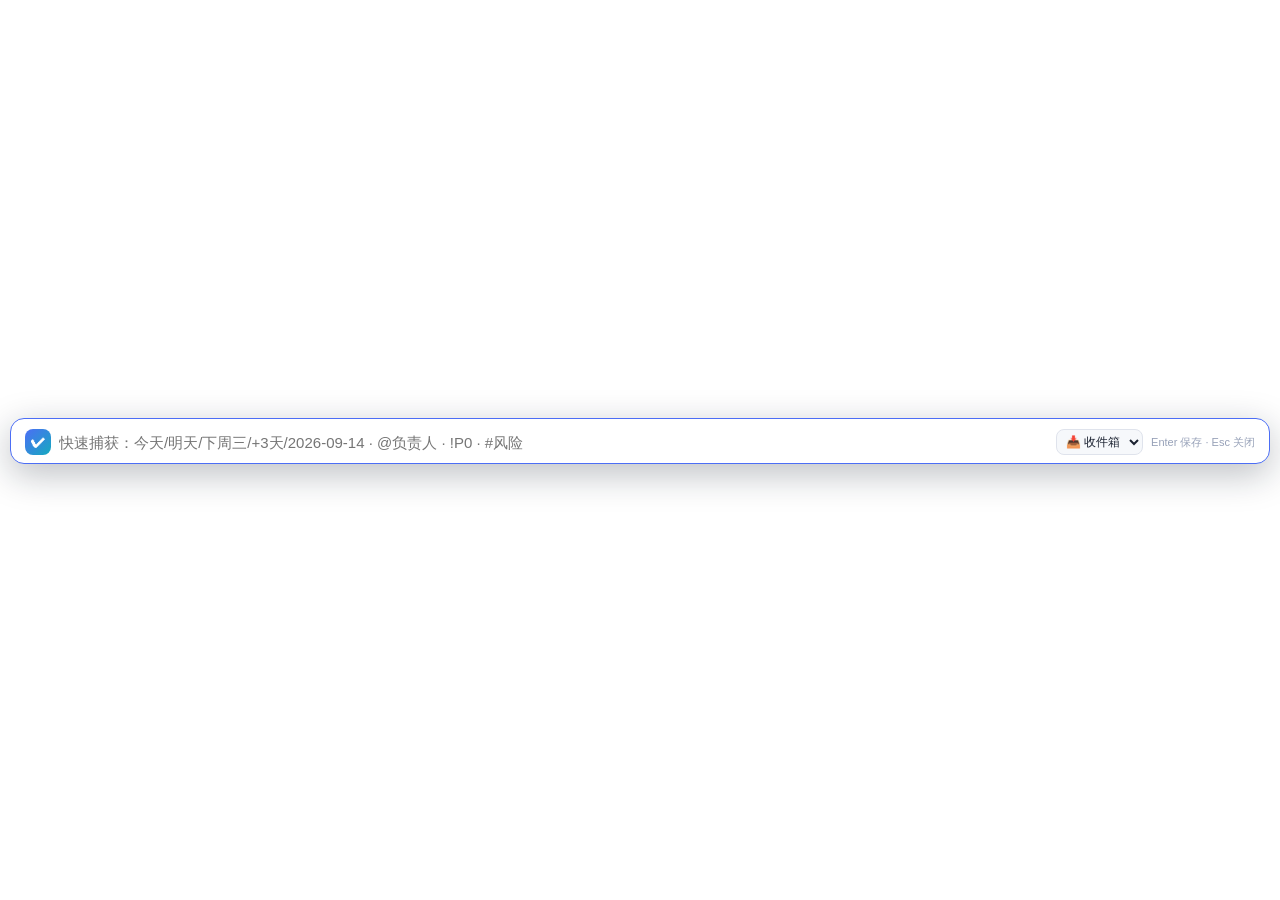
<file: ui/quick.html>
<!DOCTYPE html>
<html lang="zh-CN" data-theme="light">
<head>
<meta charset="UTF-8">
<title>快速捕获</title>
<style>
  * { box-sizing: border-box; margin: 0; padding: 0; }
  html, body { height: 100%; background: transparent; overflow: hidden; }
  body {
    font-family: "Segoe UI", "Microsoft YaHei", "PingFang SC", sans-serif;
    display: flex; flex-direction: column; justify-content: center; padding: 0 10px;
  }
  #box {
    width: 100%; display: flex; align-items: center; gap: 8px;
    background: #ffffff; border: 1px solid #4c6ef5; border-radius: 14px;
    box-shadow: 0 10px 36px rgba(16,24,40,.28);
    padding: 10px 14px 8px;
  }
  @media (prefers-color-scheme: dark) { #box { background: #1c2230; border-color: #6d8bff; } #box input { color: #e6eaf3; } }
  html[data-theme="dark"] #box { background: #1c2230; border-color: #6d8bff; }
  html[data-theme="dark"] #box input, html[data-theme="dark"] #prev { color: #e6eaf3; }
  html[data-theme="dark"] #prev .chip { background: #262e42; color: #aab3c9; }
  .logo { flex: none; width: 26px; height: 26px; border-radius: 8px; background: linear-gradient(135deg,#4c6ef5,#15aabf);
    color: #fff; font-weight: 700; font-size: 14px; display: flex; align-items: center; justify-content: center; }
  #inp {
    flex: 1; border: none; outline: none; background: transparent;
    font-size: 15px; color: #1b2231; font-family: inherit;
  }
  #proj {
    flex: none; max-width: 130px; border: 1px solid #dfe3ec; border-radius: 8px;
    background: #f6f8fb; color: #1b2231; font-size: 12px; padding: 4px 5px; outline: none;
  }
  html[data-theme="dark"] #proj { background: #262e42; color: #e6eaf3; border-color: #34405c; }
  .tip { flex: none; font-size: 11px; color: #97a1b8; user-select: none; }
  /* 回车前实时解析预览 chips（动线4 quick 窗升级） */
  #prev {
    display: flex; align-items: center; gap: 5px; flex-wrap: nowrap; overflow: hidden;
    font-size: 11px; color: #77809a; padding: 0 50px 6px 48px; height: 18px;
  }
  #prev .chip {
    flex: none; background: #edf0f6; color: #77809a; border-radius: 9px; padding: 0 8px; line-height: 16px;
  }
  #prev .chip.cd { background: #edf1fe; color: #4c6ef5; font-weight: 600; }
  #prev .chip.bad { background: rgba(224,49,49,.1); color: #e03131; }
  #prev .t { font-weight: 600; color: #1b2231; overflow: hidden; text-overflow: ellipsis; white-space: nowrap; }
  html[data-theme="dark"] #prev .t { color: #e6eaf3; }
  #hint {
    position: fixed; left: 12px; bottom: 8px; font-size: 11px;
    background: rgba(23,28,38,.85); color: #c5cde0; border-radius: 7px; padding: 3px 9px;
    opacity: 0; transition: opacity .15s; pointer-events: none; max-width: 90%;
  }
  #hint.show { opacity: 1; }
</style>
</head>
<body>
  <div id="box">
    <div class="logo">✔</div>
    <input id="inp" type="text" placeholder="快速捕获：今天/明天/下周三/+3天/2026-09-14 · @负责人 · !P0 · #风险" spellcheck="false" autocomplete="off">
    <select id="proj" title="加入的项目（记住上次选择）"><option value="0">📥 收件箱</option></select>
    <span class="tip">Enter 保存 · Esc 关闭</span>
  </div>
  <div id="prev"></div>
  <div id="hint"></div>
<script>
'use strict';
/* 全局快速捕获小窗（包2 #5）：全局热键唤起，默认进收件箱，复用快速添加解析器的精简版
 * v2.2 升级：回车前实时解析预览 chips；项目下拉并记住上次选择；主题跟随应用设置 */
const T = () => {
  const d = new Date();
  return d.getFullYear() + '-' + String(d.getMonth() + 1).padStart(2, '0') + '-' + String(d.getDate()).padStart(2, '0');
};
function pad(n) { return n < 10 ? '0' + n : '' + n; }
function esc(s) { return String(s == null ? '' : s).replace(/&/g, '&amp;').replace(/</g, '&lt;').replace(/>/g, '&gt;').replace(/"/g, '&quot;').replace(/'/g, '&#39;'); }
function addDays(s, n) { const p = s.split('-'); const d = new Date(+p[0], +p[1] - 1, +p[2]); d.setDate(d.getDate() + n); return d.getFullYear() + '-' + pad(d.getMonth() + 1) + '-' + pad(d.getDate()); }
function nextWeekday(cn, nextWeek) {
  const map = { '一': 1, '二': 2, '三': 3, '四': 4, '五': 5, '六': 6, '日': 7, '天': 7 };
  const target = map[cn] || 1;
  const curDow = new Date().getDay() || 7;
  let delta = nextWeek ? (8 - curDow) + (target - 1) : (target - curDow);
  if (!nextWeek) { if (delta < 0) delta += 7; if (delta === 0) delta = 7; }
  return addDays(T(), delta);
}
/* 与主窗口 parseQuick 同规则：日期/负责人/优先级/风险/循环 → 结构化任务 */
function parseQuick(raw) {
  let s = ' ' + raw.trim() + ' ';
  const t = { due: T(), owner: '我方', pri: 'P1', risk: false, repeat: '', title: '' };
  const rel = { '大后天': 3, '后天': 2, '明天': 1, '今天': 0 };
  s = s.replace(/(大后天|后天|明天|今天)/g, m => { t.due = addDays(T(), rel[m]); return ' '; });
  s = s.replace(/下周([一二三四五六日天])/g, (m, d) => { t.due = nextWeekday(d, true); return ' '; });
  s = s.replace(/每周([一二三四五六日天])/g, (m, d) => { t.repeat = 'weekly'; t.due = nextWeekday(d, false); return ' '; });
  s = s.replace(/每月\s*(\d{1,2})\s*[号日]?/g, (m, d) => {
    t.repeat = 'monthly';
    const dd = Math.max(1, +d);
    const curYm = T().slice(0, 7);
    const dim = new Date(+curYm.slice(0, 4), +curYm.slice(5), 0).getDate();
    t.due = curYm + '-' + pad(Math.min(dd, dim));
    if (t.due < T()) t.due = addMonthsSafe(curYm, dd);
    return ' ';
  });
  s = s.replace(/(?<![0-9])周([一二三四五六日天])(?![\d月])/g, (m, d) => { t.due = nextWeekday(d, false); return ' '; });
  s = s.replace(/[+＋]\s*(\d+)\s*天?/g, (m, n) => { t.due = addDays(T(), +n); return ' '; });
  s = s.replace(/(\d{4}-\d{1,2}-\d{1,2})/g, m => { const p = m.split('-'); t.due = p[0] + '-' + pad(+p[1]) + '-' + pad(+p[2]); return ' '; });
  s = s.replace(/@([^\s!#@]+)/g, (m, o) => { t.owner = o; return ' '; });
  s = s.replace(/!(P0|P1|P2)/gi, (m, p) => { t.pri = p.toUpperCase(); return ' '; });
  s = s.replace(/#风险/g, () => { t.risk = true; return ' '; });
  s = s.replace(/#(每日|每天)/g, () => { t.repeat = 'daily'; return ' '; });
  s = s.replace(/#每周/g, () => { t.repeat = 'weekly'; return ' '; });
  s = s.replace(/#每月/g, () => { t.repeat = 'monthly'; return ' '; });
  t.title = s.replace(/\s+/g, ' ').trim();
  return t;
}
function addMonthsSafe(ym, dd) {
  const p = ym.split('-');
  let y = +p[0], m = +p[1] + 1; if (m > 12) { m = 1; y++; }
  const dim = new Date(y, m, 0).getDate();
  return y + '-' + pad(m) + '-' + pad(Math.min(dd, dim));
}
function hint(msg, isErr) {
  const el = document.getElementById('hint');
  el.textContent = msg;
  el.style.background = isErr ? 'rgba(150,30,30,.9)' : 'rgba(23,28,38,.85)';
  el.classList.add('show');
  setTimeout(() => el.classList.remove('show'), 2600);
}
/* 实时解析预览：日期 / 负责人 / 优先级 / 风险 / 循环 / 标题 */
function renderPreview() {
  const raw = document.getElementById('inp').value;
  const box = document.getElementById('prev');
  if (!raw.trim()) { box.innerHTML = ''; return; }
  const t = parseQuick(raw);
  const dueLabel = t.due === T() ? '今天' : t.due;
  box.innerHTML =
    '<span class="chip cd">📆 ' + esc(dueLabel) + '</span>'
    + '<span class="chip">👤 ' + esc(t.owner) + '</span>'
    + '<span class="chip' + (t.pri === 'P0' ? ' bad' : '') + '">' + esc(t.pri) + '</span>'
    + (t.risk ? '<span class="chip bad">⚠ 风险</span>' : '')
    + (t.repeat ? '<span class="chip">🔄 ' + esc(({ daily: '每日', weekly: '每周', monthly: '每月' })[t.repeat] || '') + '</span>' : '')
    + '<span class="t">' + esc(t.title || '继续输入任务内容…') + '</span>';
}
async function loadProjects() {
  try {
    const { invoke } = window.__TAURI__.core;
    const data = await invoke('load_app');
    const sel = document.getElementById('proj');
    const alive = (data.projects || []).filter(p => !p.archived);
    let last = null;
    try { last = localStorage.getItem('quickLastProj'); } catch (e) {}
    sel.innerHTML = '<option value="0">📥 收件箱</option>'
      + alive.map(p => '<option value="' + p.id + '"' + (String(p.id) === String(last) ? ' selected' : '') + '>' + esc(p.name) + '</option>').join('');
    sel.onchange = () => { try { localStorage.setItem('quickLastProj', sel.value); } catch (e) {} };
  } catch (e) { /* 项目列表加载失败不影响捕获 */ }
}
async function applyTheme() {
  try {
    const { invoke } = window.__TAURI__.core;
    const theme = await invoke('get_meta', { key: 'theme' });
    document.documentElement.dataset.theme = theme === 'dark' ? 'dark' : 'light';
  } catch (e) {}
}
async function saveTask() {
  const inp = document.getElementById('inp');
  const raw = inp.value;
  if (!raw.trim()) { hideWin(); return; }
  const t = parseQuick(raw);
  if (!t.title) { hint('没解析出标题：日期/负责人等标记前后要留出标题文字', true); return; }
  try {
    /* Tauri 2 的 invoke 在 window.__TAURI__.core 下（v1 的顶层 __TAURI__.invoke 不存在） */
    const { invoke } = window.__TAURI__.core;
    const event = window.__TAURI__.event;
    const sel = document.getElementById('proj');
    await invoke('upsert_task', {
      task: {
        id: 0, projectId: +(sel && sel.value) || 0, title: t.title, due: t.due, owner: t.owner, pri: t.pri,
        status: 'todo', doneAt: '', risk: t.risk, repeat: t.repeat, note: '',
        createdAt: T(), sortOrder: 0, checklistJson: '[]'
      }
    });
    await event.emit('quick-task-added', null);
    inp.value = '';
    renderPreview();
    hint('已捕获：' + t.title + '（' + t.due + '）');
    setTimeout(hideWin, 350);
  } catch (e) { hint('保存失败：' + (e && e.message || e), true); }
}
async function hideWin() {
  try { await window.__TAURI__.core.invoke('quick_hide'); } catch (e) {}
}
const inp = document.getElementById('inp');
inp.addEventListener('keydown', e => {
  if (e.isComposing || e.keyCode === 229) return; /* 中文 IME 上屏回车不保存，避免截断组字中的输入 */
  if (e.key === 'Enter') { e.preventDefault(); saveTask(); }
  else if (e.key === 'Escape') { e.preventDefault(); hideWin(); }
});
inp.addEventListener('input', renderPreview);
window.addEventListener('blur', () => setTimeout(() => { if (!inp.value.trim()) hideWin(); }, 120));
setTimeout(() => { inp.focus(); applyTheme(); loadProjects(); }, 60);
</script>
</body>
</html>
</file>
<file: ui/styles.css>
/* ========== 基础与主题变量 ========== */
* { box-sizing: border-box; margin: 0; padding: 0; }
[hidden] { display: none !important; }

:root {
  --bg: #f2f4f8;
  --panel: #ffffff;
  --panel2: #f6f8fb;
  --text: #1b2231;
  --muted: #77809a;
  --border: #e5e9f1;
  --chip: #edf0f6;
  --accent: #4c6ef5;
  --accent-2: #7396ff;
  --accent-soft: #edf1fe;
  --teal: #10a8a0;
  --green: #2f9e44;
  --orange: #e8590c;
  --red: #e03131;
  --amber: #f08c00;
  --pin: #f5b800;
  --shadow: 0 1px 2px rgba(16,24,40,.06), 0 1px 3px rgba(16,24,40,.05);
  --shadow-lg: 0 16px 40px rgba(16,24,40,.2);
  --side-bg: #161c2a;
  --side-bg2: #1e2637;
  --side-text: #c5cde0;
  --radius: 12px;
}
[data-theme="dark"] {
  --bg: #0f1218;
  --panel: #171c26;
  --panel2: #1c2230;
  --text: #e6eaf3;
  --muted: #8a92a8;
  --border: #272e40;
  --chip: #222939;
  --accent: #6d8bff;
  --accent-2: #8aa5ff;
  --accent-soft: #222b49;
  --shadow: 0 1px 3px rgba(0,0,0,.4);
  --shadow-lg: 0 16px 40px rgba(0,0,0,.55);
  --side-bg: #111521;
  --side-bg2: #1a2130;
  --side-text: #c5cde0;
}

html, body { height: 100%; }
body {
  font-family: "Segoe UI", "Microsoft YaHei", "PingFang SC", sans-serif;
  background: var(--bg);
  color: var(--text);
  font-size: 13.5px;
  overflow: hidden;
  transition: background .25s, color .25s;
}
button { font-family: inherit; }
input, select, textarea { font-family: inherit; color: var(--text); }
.flex1 { flex: 1; }

::-webkit-scrollbar { width: 10px; height: 10px; }
::-webkit-scrollbar-thumb { background: rgba(125,135,160,.35); border-radius: 6px; border: 2px solid transparent; background-clip: content-box; }
::-webkit-scrollbar-thumb:hover { background-color: rgba(125,135,160,.55); }
::-webkit-scrollbar-track { background: transparent; }

/* ========== 布局骨架 ========== */
#app { display: flex; height: 100vh; }

#sidebar {
  width: 236px; min-width: 236px;
  background: var(--side-bg);
  color: var(--side-text);
  display: flex; flex-direction: column;
  padding: 14px 10px 10px;
}
#main { flex: 1; display: flex; flex-direction: column; min-width: 0; }

/* ========== 侧栏 ========== */
.brand { display: flex; align-items: center; gap: 10px; padding: 4px 8px 12px; }
.brand .logo {
  width: 34px; height: 34px; border-radius: 9px;
  background: linear-gradient(135deg, #4c6ef5, #15aabf);
  color: #fff; font-weight: 700; font-size: 17px;
  display: flex; align-items: center; justify-content: center;
  box-shadow: 0 3px 8px rgba(76,110,245,.4);
}
.brand b { display: block; color: #fff; font-size: 15px; letter-spacing: .5px; }
.brand small { color: #7e88a0; font-size: 11px; }

.side-label {
  display: flex; align-items: center; justify-content: space-between;
  font-size: 11px; color: #7e88a0; text-transform: uppercase; letter-spacing: 1px;
  padding: 6px 8px 6px; margin-top: 6px;
}
.side-label button {
  width: 20px; height: 20px; border-radius: 6px; border: none;
  background: #2a3247; color: #aab3c9; font-size: 13px; cursor: pointer; line-height: 1;
}
.side-label button:hover { background: #34405c; color: #fff; }

#projNav, #archWrap { overflow-y: auto; }
.proj {
  display: flex; align-items: center; gap: 8px;
  padding: 8px 10px; margin: 1px 0; border-radius: 9px;
  cursor: pointer; font-size: 13px; color: var(--side-text);
  transition: background .15s;
  border-left: 2px solid transparent;
}
.proj:hover { background: var(--side-bg2); }
.proj.on { background: linear-gradient(90deg, rgba(76,110,245,.28), rgba(76,110,245,.10)); color: #fff; border-left-color: #6d8bff; }
.proj .dot { width: 7px; height: 7px; border-radius: 50%; background: #4c5878; flex: none; }
.proj.on .dot { background: #6d8bff; }
.proj .nm { flex: 1; overflow: hidden; text-overflow: ellipsis; white-space: nowrap; }
.proj .cnt {
  font-size: 11px; background: #262e42; color: #97a1b8;
  border-radius: 9px; padding: 1px 7px; flex: none;
}
.proj.on .cnt { background: rgba(109,139,255,.25); color: #cdd9ff; }
.proj .gear {
  border: none; background: transparent; color: #6b7690; cursor: pointer;
  font-size: 13px; padding: 2px; border-radius: 5px; flex: none; display: none;
}
.proj:hover .gear { display: block; }
.proj .gear:hover { color: #fff; background: #34405c; }

#archWrap { margin-top: 6px; flex: 1; }
#archWrap summary {
  cursor: pointer; font-size: 11px; color: #7e88a0; padding: 6px 10px; letter-spacing: 1px;
  list-style: none; user-select: none;
}
#archWrap summary::before { content: "▸ "; }
#archWrap details[open] summary::before { content: "▾ "; }
#archWrap .proj .nm { text-decoration: line-through; opacity: .6; }

.side-foot { border-top: 1px solid #262e42; padding-top: 10px; margin-top: 8px; }
/* 页脚四按钮（🌙⏰🗑⚙）：居中排布、32px 见方，适配任意个数（不再依赖 flex:1 均分） */
.foot-btns { display: flex; justify-content: center; gap: 8px; margin-bottom: 8px; }
.foot-btns button {
  position: relative; flex: none;
  width: 32px; height: 32px;
  display: inline-flex; align-items: center; justify-content: center;
  border: none; border-radius: 8px;
  background: #232b3f; color: #aab3c9; font-size: 14px; cursor: pointer;
  transition: background .15s, color .15s;
}
.foot-btns button:hover { background: #323d59; color: #fff; }
.foot-btns .trash-cnt {
  position: absolute; top: -5px; right: -5px;
  min-width: 15px; height: 15px; padding: 0 4px;
  font-size: 10px; line-height: 15px; text-align: center;
  color: #fff; background: var(--red); border-radius: 8px;
}
.foot-btns .trash-cnt:empty { display: none; }
.side-foot small { display: block; text-align: center; color: #5b6480; font-size: 10.5px; }
.side-foot .kbd-hint { margin-top: 4px; color: #48506b; }

/* ========== 顶栏 ========== */
#topbar {
  background: var(--panel);
  border-bottom: 1px solid var(--border);
  padding: 12px 18px 10px;
  box-shadow: var(--shadow);
  z-index: 5;
}
.hrow { display: flex; align-items: center; gap: 10px; flex-wrap: wrap; }
.hrow.sub { margin-top: 8px; row-gap: 6px; }
#projName { font-size: 19px; font-weight: 700; cursor: pointer; letter-spacing: .3px; }
#projName:hover { color: var(--accent); }

/* 旧胶囊页签：仅时间线（甘特）日/周/月缩放切换仍在使用，保留 */
.tabs { display: flex; background: var(--panel2); border: 1px solid var(--border); border-radius: 10px; padding: 3px; }
.tabs button {
  border: none; background: transparent; color: var(--muted);
  padding: 6px 14px; border-radius: 8px; font-size: 13px; cursor: pointer;
  transition: all .15s;
}
.tabs button:hover { color: var(--text); }
.tabs button.on { background: var(--accent); color: #fff; box-shadow: 0 2px 6px rgba(76,110,245,.35); }

/* 一级页签：项目下的四个页面（任务/统计/决策/档案）——下划线式 */
.ptabs { display: flex; align-items: center; gap: 2px; margin-left: 4px; }
.ptabs button {
  appearance: none; border: none; background: transparent;
  color: var(--muted); font-size: 13px; padding: 6px 12px;
  border-radius: 8px 8px 0 0; border-bottom: 2px solid transparent;
  cursor: pointer; white-space: nowrap; line-height: 1.4;
  transition: color .15s, border-color .15s, background .15s;
}
.ptabs button:hover { color: var(--text); background: var(--panel2); }
.ptabs button.on {
  color: var(--accent); font-weight: 600;
  border-bottom-color: var(--accent); background: transparent;
}

/* 二级分段控件：任务页四种呈现（列表/看板/日历/时间线）——胶囊式，比一级页签轻一档 */
.seg {
  display: flex; align-items: center; gap: 2px;
  background: var(--panel2); border: 1px solid var(--border);
  border-radius: 9px; padding: 2px;
}
.seg button {
  appearance: none; border: none; background: transparent;
  color: var(--muted); font-size: 12px; padding: 4px 10px;
  border-radius: 7px; cursor: pointer; white-space: nowrap;
  transition: color .15s, background .15s;
}
.seg button:hover { color: var(--text); }
.seg button.on { background: var(--accent-soft); color: var(--accent); font-weight: 600; }
@media (max-width: 1200px) { .seg { flex-wrap: wrap; } }

/* 项目工具菜单（⋯） */
.more-wrap { position: relative; display: inline-block; }
#btnProjMore { font-weight: 700; letter-spacing: 1px; }
.menu-pop {
  position: absolute; right: 0; top: calc(100% + 6px);
  min-width: 220px; padding: 6px; z-index: 90;
  background: var(--panel); border: 1px solid var(--border);
  border-radius: 12px; box-shadow: var(--shadow-lg);
  display: flex; flex-direction: column;
  animation: pop .15s ease-out;
}
.menu-pop button {
  display: block; width: 100%; text-align: left;
  border: none; background: transparent; color: var(--text);
  font-size: 13px; padding: 8px 12px; border-radius: 8px;
  cursor: pointer; white-space: nowrap;
  transition: background .12s;
}
.menu-pop button:hover { background: var(--panel2); }
.menu-sep { height: 1px; background: var(--border); margin: 4px 2px; }

#search {
  flex: 0 1 260px; min-width: 180px; max-width: 260px;
  padding: 8px 12px; border: 1px solid var(--border);
  border-radius: 10px; background: var(--panel2); font-size: 13px; outline: none;
  transition: border .15s, box-shadow .15s;
}
#search:focus { border-color: var(--accent); box-shadow: 0 0 0 3px var(--accent-soft); }

.btn {
  border: 1px solid var(--border); background: var(--panel2); color: var(--text);
  padding: 8px 15px; border-radius: 8px; font-size: 13px; cursor: pointer;
  transition: all .15s; white-space: nowrap;
}
.btn:hover { transform: translateY(-1px); box-shadow: var(--shadow); }
.btn:active { transform: none; }
.btn.blue { background: var(--accent); border-color: var(--accent); color: #fff; box-shadow: 0 2px 6px rgba(76,110,245,.3); }
.btn.green { background: var(--green); border-color: var(--green); color: #fff; box-shadow: 0 2px 6px rgba(47,158,68,.3); }
.btn.teal { background: var(--teal); border-color: var(--teal); color: #fff; box-shadow: 0 2px 6px rgba(16,168,160,.3); }
.btn.ghost { background: transparent; }
.btn.danger { background: var(--red); border-color: var(--red); color: #fff; }
.btn.danger.ghost { background: transparent; color: var(--red); border-color: transparent; }
.btn.danger.ghost:hover { background: rgba(224,49,49,.08); border-color: rgba(224,49,49,.3); }

/* 里程碑与统计条 */
.chip2 {
  display: inline-flex; align-items: center; gap: 5px;
  padding: 4px 10px; border-radius: 20px; background: var(--chip);
  font-size: 12px; color: var(--text); margin-right: 6px; margin-bottom: 2px;
}
.chip2.cd { background: var(--accent-soft); color: var(--accent); font-weight: 600; }
.chip2.warn { background: rgba(240,140,0,.12); color: var(--orange); }
.chip2.bad { background: rgba(224,49,49,.1); color: var(--red); }
.chip2.good { background: rgba(47,158,68,.1); color: var(--green); }

/* 快速添加 */
.quickadd { display: flex; gap: 8px; margin-top: 10px; align-items: stretch; }
#quick {
  flex: 1; padding: 10px 14px; font-size: 13.5px;
  border: 1px solid var(--border); border-radius: 10px;
  background: var(--panel2); outline: none;
  transition: border .15s, box-shadow .15s;
}
#quick:focus { border-color: var(--accent); box-shadow: 0 0 0 3px var(--accent-soft); }
.q-tools { display: flex; gap: 4px; }
.q-tools button {
  width: 38px; border: 1px solid var(--border); border-radius: 8px;
  background: var(--panel2); font-size: 15px; cursor: pointer;
  transition: all .12s; line-height: 1;
}
.q-tools button:hover { border-color: var(--accent); transform: translateY(-1px); }
.q-tools button.on { background: var(--accent-soft); border-color: var(--accent); }
.quick-preview {
  margin-top: 6px; display: flex; align-items: center; flex-wrap: wrap; gap: 5px;
  font-size: 12px; color: var(--muted); padding: 0 2px;
}
.quick-preview .qp-title { font-weight: 600; color: var(--text); font-size: 12.5px; margin-left: 4px; }
.quick-preview .qp-title i { color: var(--muted); font-weight: 400; }
.q-pop {
  position: fixed; z-index: 175; background: var(--panel);
  border: 1px solid var(--border); border-radius: 12px; box-shadow: var(--shadow-lg);
  padding: 8px; min-width: 180px; max-width: 280px;
  display: flex; flex-wrap: wrap; gap: 5px; align-items: center;
  animation: pop .15s ease-out;
}
.q-pop button {
  border: 1px solid var(--border); background: var(--panel2); color: var(--text);
  border-radius: 8px; padding: 6px 11px; font-size: 12.5px; cursor: pointer;
}
.q-pop button:hover { border-color: var(--accent); color: var(--accent); }
.q-pop input[type=date] { border: 1px solid var(--border); border-radius: 8px; padding: 5px 8px; font-size: 12.5px; background: var(--panel2); color: var(--text); }
.q-pop .q-pop-label { width: 100%; font-size: 11px; color: var(--muted); }
#helpBox {
  margin-top: 8px; padding: 9px 12px; font-size: 12.5px; color: var(--muted);
  background: var(--panel2); border: 1px dashed var(--border); border-radius: 10px; line-height: 1.8;
}
#helpBox code { background: var(--accent-soft); color: var(--accent); padding: 1px 6px; border-radius: 5px; }

/* ========== 内容区 ========== */
#content { flex: 1; overflow-y: auto; padding: 16px 18px 40px; }
h2.grp { font-size: 14.5px; margin: 18px 2px 9px; display: flex; align-items: center; gap: 7px; }
h2.grp:first-child { margin-top: 2px; }
h2.grp .gcnt { font-size: 12px; color: var(--muted); font-weight: 400; }

/* 任务卡片 */
.card {
  background: var(--panel); border-radius: var(--radius);
  border: 1px solid var(--border); border-left: 4px solid transparent;
  padding: 11px 14px; margin-bottom: 8px;
  box-shadow: var(--shadow);
  transition: box-shadow .15s, transform .15s;
  display: flex; gap: 10px;
}
.card:hover { box-shadow: 0 4px 14px rgba(16,24,40,.1); transform: translateY(-1px); }
.card.risk { border-left-color: var(--red); }
.card.wait { border-left-color: var(--amber); }
.card.doing { border-left-color: var(--accent); }
.card.done { opacity: .55; }
.card.pinned { border-left-color: var(--pin); background: linear-gradient(90deg, rgba(245,184,0,.06), var(--panel) 30%); }
.card .cbody { flex: 1; min-width: 0; }
.card .crow { display: flex; gap: 10px; align-items: flex-start; }

/* 完成圆圈（Linear/Todoist 风格） */
.ccircle {
  width: 19px; height: 19px; min-width: 19px; margin-top: 1px;
  border: 2px solid #b9c2d4; border-radius: 50%; cursor: pointer;
  background: transparent; padding: 0; position: relative;
  transition: all .15s;
}
.ccircle:hover { border-color: var(--green); transform: scale(1.1); }
.ccircle.on { background: var(--green); border-color: var(--green); }
.ccircle.on::after {
  content: "✓"; color: #fff; font-size: 12px; font-weight: 700;
  position: absolute; top: 50%; left: 50%; transform: translate(-50%, -54%);
}
.card .title { font-size: 14px; font-weight: 600; cursor: pointer; line-height: 1.5; word-break: break-word; overflow-wrap: break-word; }
.card .title:hover { color: var(--accent); }
.card.done .title { text-decoration: line-through; }
.card .meta { display: flex; align-items: center; flex-wrap: wrap; gap: 6px; margin-top: 6px; }
.chip {
  display: inline-flex; align-items: center; gap: 4px;
  padding: 2px 9px; border-radius: 12px; background: var(--chip);
  font-size: 11.5px; color: var(--muted);
}
.chip.due-over { background: rgba(224,49,49,.1); color: var(--red); font-weight: 700; }
.chip.due-today { background: rgba(232,89,12,.12); color: var(--orange); font-weight: 700; }
.chip.risk { background: rgba(224,49,49,.1); color: var(--red); font-weight: 700; }
.chip.p0 { background: rgba(224,49,49,.1); color: var(--red); font-weight: 700; }
.chip.p1 { background: rgba(232,89,12,.1); color: var(--orange); }
.chip.clprog { background: var(--accent-soft); color: var(--accent); }
.chip.pinchip { background: rgba(245,184,0,.15); color: #b78900; }
.card .note { font-size: 12px; color: var(--muted); margin-top: 5px; line-height: 1.6; }
.card .acts { margin-top: 8px; display: flex; align-items: center; gap: 5px; flex-wrap: wrap; }
.card .acts button {
  font-size: 12px; padding: 4px 11px; border: 1px solid var(--border);
  background: var(--panel2); color: var(--muted); border-radius: 7px; cursor: pointer;
  transition: all .12s;
}
.card .acts button:hover { border-color: var(--accent); color: var(--accent); }
.card .acts button.on { background: var(--accent); color: #fff; border-color: var(--accent); }
.card .acts .spacer { flex: 1; }
.card .acts .del { color: var(--red); }
.card .acts .del:hover { border-color: var(--red); }
.card .acts .pinbtn { border-color: transparent; background: transparent; }
.card .acts .pinbtn.on { color: var(--pin); border-color: rgba(245,184,0,.4); background: rgba(245,184,0,.08); }
.empty { color: var(--muted); font-size: 13px; padding: 8px 4px; opacity: .8; }

details.grp-done summary {
  cursor: pointer; font-size: 14.5px; font-weight: 600; margin: 18px 2px 9px;
  list-style: none; user-select: none;
}
details.grp-done summary .gcnt { font-size: 12px; color: var(--muted); font-weight: 400; }

/* ========== 看板 ========== */
#viewKanban { display: flex; gap: 12px; align-items: flex-start; flex-wrap: wrap; }
#viewKanban > .sle-note { flex: 1 1 100%; }
.kcol {
  flex: 1; min-width: 250px; background: var(--panel2);
  border: 1px solid var(--border); border-radius: 12px; padding: 10px;
  transition: background .15s, border-color .15s;
  min-height: 200px;
}
.kcol.drop { background: var(--accent-soft); border-color: var(--accent); border-style: dashed; }
.kcol .khead {
  display: flex; align-items: center; gap: 8px;
  font-size: 13px; font-weight: 700; padding: 2px 4px 10px;
}
.kcol .khead .kdot { width: 9px; height: 9px; border-radius: 50%; }
.kcol .khead .kcnt { font-size: 11.5px; color: var(--muted); font-weight: 400; background: var(--chip); padding: 1px 8px; border-radius: 9px; }
.kcard {
  background: var(--panel); border: 1px solid var(--border); border-radius: 10px;
  padding: 9px 11px; margin-bottom: 7px; cursor: grab;
  box-shadow: var(--shadow); font-size: 13px;
}
.kcard.pinned { border-left: 3px solid var(--pin); }
.kcard:active { cursor: grabbing; }
.kcard.dragging { opacity: .45; transform: rotate(1.5deg); }
.kcard:hover { border-color: var(--accent); }
.kcard .kt { font-weight: 600; line-height: 1.45; word-break: break-word; overflow-wrap: break-word; }
.kcard .km { display: flex; flex-wrap: wrap; gap: 5px; margin-top: 6px; }
.kcol .empty { text-align: center; padding: 22px 4px; border: 1px dashed var(--border); border-radius: 10px; }

/* 指针拖拽 */
.kdrag-ghost {
  position: fixed; z-index: 300; pointer-events: none;
  opacity: .92; transform: rotate(2deg); box-shadow: var(--shadow-lg);
}
.kcard.drag-src { opacity: .35; }
body.dragging-card, body.dragging-card * { cursor: grabbing !important; user-select: none; }

/* ========== 统计 ========== */
.stat-grid { display: grid; grid-template-columns: repeat(auto-fill, minmax(150px, 1fr)); gap: 12px; margin-bottom: 20px; }
.stat-card {
  background: var(--panel); border: 1px solid var(--border); border-radius: 12px;
  padding: 16px; box-shadow: var(--shadow);
}
.stat-card .sv { font-size: 26px; font-weight: 800; letter-spacing: -.5px; }
.stat-card .sl { font-size: 12px; color: var(--muted); margin-top: 3px; }
.stat-card.c-blue .sv { color: var(--accent); }
.stat-card.c-green .sv { color: var(--green); }
.stat-card.c-red .sv { color: var(--red); }
.stat-card.c-orange .sv { color: var(--orange); }
.stat-card.c-teal .sv { color: var(--teal); }

.stat-panel {
  background: var(--panel); border: 1px solid var(--border); border-radius: 12px;
  padding: 16px 18px; margin-bottom: 14px; box-shadow: var(--shadow);
}
.stat-panel h3 { font-size: 14px; margin-bottom: 14px; }
.bars { display: flex; align-items: flex-end; gap: 10px; height: 140px; padding: 0 4px; }
.bar-col { flex: 1; display: flex; flex-direction: column; align-items: center; gap: 6px; height: 100%; justify-content: flex-end; }
.bar-col .bar {
  width: 60%; max-width: 46px; border-radius: 7px 7px 3px 3px;
  background: linear-gradient(180deg, var(--accent), var(--accent-2));
  min-height: 3px; transition: height .4s;
}
.bar-col .bv { font-size: 12px; font-weight: 700; color: var(--muted); }
.bar-col .bl { font-size: 11px; color: var(--muted); }
.hbar-row { display: flex; align-items: center; gap: 10px; margin-bottom: 9px; }
.hbar-row .hl { width: 90px; font-size: 12.5px; color: var(--muted); text-align: right; overflow: hidden; text-overflow: ellipsis; white-space: nowrap; flex: none; }
.hbar-row .htrack { flex: 1; height: 14px; background: var(--chip); border-radius: 8px; overflow: hidden; }
.hbar-row .hbar { height: 100%; border-radius: 8px; background: linear-gradient(90deg, var(--accent), var(--accent-2)); transition: width .4s; }
.hbar-row.red .hbar { background: linear-gradient(90deg, var(--red), #ff7b7b); }
.hbar-row.orange .hbar { background: linear-gradient(90deg, var(--orange), #ffb35c); }
.hbar-row .hv { width: 30px; font-size: 12.5px; font-weight: 700; }

/* ========== 弹窗 ========== */
.mwrap {
  position: fixed; inset: 0; background: rgba(13, 17, 28, .45);
  backdrop-filter: blur(3px); z-index: 100;
  display: flex; align-items: flex-start; justify-content: center;
  padding: 6vh 16px 16px;
}
.modal {
  background: var(--panel); border-radius: 14px; padding: 20px 22px;
  width: 100%; max-width: 560px; max-height: 88vh; overflow-y: auto;
  box-shadow: var(--shadow-lg);
  animation: pop .18s ease-out;
}
.modal.wide { max-width: 700px; }
.modal.xwide { max-width: 960px; height: 80vh; display: flex; flex-direction: column; }
.modal.slim { max-width: 400px; margin-top: 10vh; }
@keyframes pop { from { transform: translateY(10px) scale(.98); opacity: 0; } to { transform: none; opacity: 1; } }
.modal h3 { font-size: 16px; margin-bottom: 14px; }
.hint-inline { font-size: 12px; color: var(--muted); font-weight: 400; }
.modal label { display: block; font-size: 12px; color: var(--muted); margin: 12px 0 5px; }
.modal label:first-of-type { margin-top: 0; }
.title-line input { font-size: 15px; font-weight: 600; width: 100%; padding: 10px 12px; border: 1px solid var(--border); border-radius: 9px; background: var(--panel2); outline: none; }
.title-line input:focus { border-color: var(--accent); box-shadow: 0 0 0 3px var(--accent-soft); }
.modal input[type=text], .modal input[type=date], .modal select, .modal textarea {
  width: 100%; padding: 9px 11px; border: 1px solid var(--border);
  border-radius: 9px; font-size: 13px; background: var(--panel2); outline: none;
  transition: border .15s, box-shadow .15s;
}
.modal input:focus, .modal select:focus, .modal textarea:focus {
  border-color: var(--accent); box-shadow: 0 0 0 3px var(--accent-soft);
}
.modal textarea { height: 84px; resize: vertical; }
.modal .mrow { display: flex; gap: 10px; }
.modal .mrow > div { flex: 1; min-width: 0; }
.modal .ck { display: flex; align-items: center; gap: 7px; font-size: 13px !important; color: var(--text) !important; cursor: pointer; margin-top: 14px !important; }
.modal .ck.big { margin: 16px 0 2px; }
.modal .ck input { width: auto; }
.mfoot { margin-top: 18px; display: flex; align-items: center; gap: 8px; }
.mfoot .hint { font-size: 12px; color: var(--muted); }
.cmsg { font-size: 13.5px; line-height: 1.7; color: var(--text); }
#r-area { width: 100%; height: 320px; border: 1px solid var(--border); border-radius: 10px; padding: 12px; font-size: 13px; line-height: 1.7; background: var(--panel2); resize: vertical; outline: none; font-family: inherit; }
#r-area:focus { border-color: var(--accent); }

/* 检查清单编辑器 */
#m-cl-items { display: flex; flex-direction: column; gap: 5px; }
.cl-item {
  display: flex; align-items: center; gap: 8px; padding: 6px 9px;
  background: var(--panel2); border: 1px solid var(--border); border-radius: 8px;
  font-size: 13px;
}
.cl-item input[type=checkbox] { width: auto; }
.cl-item .cl-text { flex: 1; }
.cl-item.done .cl-text { text-decoration: line-through; color: var(--muted); }
.cl-item .cl-rm { border: none; background: transparent; color: var(--muted); cursor: pointer; font-size: 13px; padding: 2px 5px; border-radius: 5px; }
.cl-item .cl-rm:hover { color: var(--red); background: rgba(224,49,49,.08); }
.cl-add { display: flex; gap: 6px; margin-top: 6px; }
.cl-add input { flex: 1; }

/* ========== Toast ========== */
#toasts { position: fixed; right: 18px; bottom: 18px; z-index: 1000; display: flex; flex-direction: column; gap: 8px; }
.toast {
  background: #232a3a; color: #fff; padding: 11px 16px; border-radius: 11px;
  font-size: 13px; box-shadow: var(--shadow-lg);
  animation: slidein .2s ease-out; max-width: 420px; line-height: 1.5;
  display: flex; align-items: center; gap: 10px;
}
.toast.ok { border-left: 3px solid var(--green); }
.toast.err { border-left: 3px solid var(--red); }
.toast.info { border-left: 3px solid var(--accent); }
.toast button {
  border: 1px solid rgba(255,255,255,.3); background: transparent; color: #fff;
  border-radius: 7px; padding: 3px 10px; font-size: 12px; cursor: pointer; flex: none;
}
.toast button:hover { background: rgba(255,255,255,.12); }
@keyframes slidein { from { transform: translateX(20px); opacity: 0; } to { transform: none; opacity: 1; } }

/* ========== v1.2 新增 ========== */

/* 侧栏：今日聚焦 */
.proj.today { color: #e8ecf7; font-weight: 600; }
.proj.today .dot { background: #4c6ef5; }
.proj.today.on { background: linear-gradient(90deg, rgba(76,110,245,.4), rgba(76,110,245,.14)); border-left-color: #6d8bff; }
.proj.today .cnt.hot { background: rgba(224,49,49,.28); color: #ffb3b3; font-weight: 700; }

/* 今日聚焦卡片里的项目标签 */
.chip.projchip { background: var(--accent-soft); color: var(--accent); font-weight: 600; }
.chip.stale { background: rgba(122,90,248,.12); color: #8465d6; }
h2.grp .linkbtn {
  margin-left: 10px; font-size: 11.5px; font-weight: 400;
  border: none; background: transparent; color: var(--accent); cursor: pointer; padding: 2px 4px;
}
h2.grp .linkbtn:hover { text-decoration: underline; }

/* 快速添加：项目选择 */
select.q-proj {
  width: 120px; border: 1px solid var(--border); border-radius: 8px;
  background: var(--panel2); color: var(--text); font-size: 12.5px; padding: 0 6px; outline: none;
}

/* 侧栏提醒按钮点亮 */
.foot-btns button.on { background: #32406a; color: #cdd9ff; box-shadow: inset 0 0 0 1px #4c6ef5; }

/* 看板 WIP 超限 */
.kcol .khead .wipwarn {
  font-size: 11px; font-weight: 700; color: var(--orange);
  background: rgba(240,140,0,.14); border-radius: 9px; padding: 1px 8px;
}

/* 统计：停滞任务行 */
.stale-row {
  display: flex; align-items: center; gap: 12px; padding: 7px 9px; border-radius: 9px;
  cursor: pointer; font-size: 12.5px; transition: background .12s;
}
.stale-row:hover { background: var(--panel2); }
.stale-row .sd { flex: none; color: #8465d6; font-weight: 700; width: 70px; }
.stale-row .st { flex: 1; min-width: 0; overflow: hidden; text-overflow: ellipsis; white-space: nowrap; }
.stale-row .so { flex: none; color: var(--muted); font-size: 11.5px; }

/* ---------- 日历视图 ---------- */
.cal-head { display: flex; align-items: center; gap: 8px; margin-bottom: 14px; }
.cal-head .cal-title { font-size: 16px; min-width: 110px; text-align: center; }
.cal-grid { display: grid; grid-template-columns: repeat(7, 1fr); gap: 6px; }
.cal-wk { text-align: center; font-size: 11.5px; color: var(--muted); padding: 2px 0 4px; }
.cal-cell {
  min-height: 92px; background: var(--panel); border: 1px solid var(--border);
  border-radius: 10px; padding: 5px 6px; overflow: hidden;
}
.cal-cell.blank { background: transparent; border-color: transparent; }
.cal-cell.today { border-color: var(--accent); box-shadow: 0 0 0 2px var(--accent-soft); }
.cal-cell .cal-d { font-size: 12px; color: var(--muted); font-weight: 600; margin-bottom: 4px; }
.cal-cell.today .cal-d { color: var(--accent); }
.cal-cell .cal-n { font-size: 10.5px; background: var(--chip); border-radius: 8px; padding: 0 6px; }
.cal-task {
  display: flex; align-items: center; gap: 4px; font-size: 11px; line-height: 1.4;
  padding: 2px 4px; border-radius: 5px; cursor: pointer; white-space: nowrap; overflow: hidden;
}
.cal-task:hover { background: var(--accent-soft); }
.cal-task.done { opacity: .5; text-decoration: line-through; }
.cal-task.over { color: var(--red); font-weight: 700; }
.pdot { width: 7px; height: 7px; border-radius: 50%; flex: none; display: inline-block; }
.pdot.p0 { background: var(--red); }
.pdot.p1 { background: var(--orange); }
.pdot.p2 { background: #7b849e; }
.cal-more { font-size: 10.5px; color: var(--muted); padding: 1px 4px; }
/* 循环预占计数行：纯文本提示，不可点击（区别于可展开当天的 cal-more） */
.cal-more.dim { opacity: .55; cursor: default; }
.cal-legend { margin-top: 12px; display: flex; align-items: center; flex-wrap: wrap; }

/* ---------- 命令面板 ---------- */
.modal.palette { max-width: 620px; margin-top: 12vh; padding: 14px; }
#pal-input {
  width: 100%; font-size: 14.5px; padding: 11px 13px; border: 1px solid var(--border);
  border-radius: 10px; background: var(--panel2); outline: none;
}
#pal-input:focus { border-color: var(--accent); box-shadow: 0 0 0 3px var(--accent-soft); }
#pal-list { margin-top: 8px; max-height: 46vh; overflow-y: auto; }
.pal-item {
  display: flex; align-items: center; gap: 9px; padding: 9px 11px; border-radius: 9px;
  cursor: pointer; font-size: 13px;
}
.pal-item .pk { flex: none; }
.pal-item .pl { flex: 1; min-width: 0; overflow: hidden; text-overflow: ellipsis; white-space: nowrap; font-weight: 600; }
.pal-item .ps { flex: none; font-size: 11.5px; color: var(--muted); max-width: 45%; overflow: hidden; text-overflow: ellipsis; white-space: nowrap; }
.pal-item.on { background: var(--accent-soft); }
.pal-item.on .pl { color: var(--accent); }

/* ========== v1.4 增补功能样式 ========== */

/* 任务计时（#1） */
.timerbar {
  position: fixed; right: 18px; bottom: 18px; z-index: 80;
  display: flex; align-items: center; gap: 10px;
  background: var(--panel); border: 1px solid var(--border); border-radius: 12px;
  box-shadow: var(--shadow-lg); padding: 10px 14px; font-size: 13px;
}
.timerbar #timerTaskName { max-width: 300px; overflow: hidden; text-overflow: ellipsis; white-space: nowrap; font-weight: 600; }
.timerbar #timerTime { font-variant-numeric: tabular-nums; color: var(--accent); font-size: 15px; }
.tb-dot { width: 9px; height: 9px; border-radius: 50%; background: var(--red); animation: tblink 1.2s infinite; }
@keyframes tblink { 0%,100% { opacity: 1; } 50% { opacity: .25; } }
.chip.timing { background: var(--accent-soft); color: var(--accent); font-weight: 700; font-variant-numeric: tabular-nums; }

/* 推迟徽章 / 青蛙 / 父任务 / 高危 */
.chip.defer { background: #fdecec; color: var(--red); border: 1px solid #f5c2c2; font-weight: 700; }
[data-theme="dark"] .chip.defer { background: #3a2226; border-color: #5c333a; }
.chip.frogchip { background: #e7f6ec; color: var(--green); font-weight: 700; }
[data-theme="dark"] .chip.frogchip { background: #1d3327; }
.chip.parentchip { font-style: normal; color: var(--muted); }
.card.risk-high, .kcard.risk-high { border-left: 4px solid var(--red); box-shadow: 0 0 0 1px rgba(224,49,49,.35), var(--shadow); }
.chip.riskred { background: var(--red); color: #fff; font-weight: 800; }
.frogbtn.on { background: #e7f6ec; border-color: var(--green); }

/* 检查清单 / 子任务进度条（#10） */
.kbar { height: 5px; border-radius: 3px; background: var(--chip); margin: 7px 0 2px; overflow: hidden; }
.kbar i { display: block; height: 100%; border-radius: 3px; background: linear-gradient(90deg, var(--accent), var(--accent-2)); transition: width .25s; }

/* 今日三只青蛙（#7） */
.frog-bar {
  background: linear-gradient(135deg, var(--accent-soft), transparent 70%);
  border: 1px solid var(--border); border-radius: var(--radius);
  padding: 10px 14px; margin-bottom: 12px;
}
.frog-head { font-weight: 800; font-size: 14px; display: flex; align-items: baseline; gap: 10px; }
.frog-hint { font-size: 11.5px; color: var(--muted); font-weight: 500; }
.frog-list { display: flex; gap: 8px; margin-top: 8px; flex-wrap: wrap; }
.frog-item {
  flex: 1; min-width: 200px; display: flex; align-items: center; gap: 8px;
  background: var(--panel); border: 1px dashed var(--border); border-radius: 10px;
  padding: 8px 10px; cursor: pointer; font-size: 13px;
}
.frog-item.empty { color: var(--muted); cursor: default; }
.frog-item .fno {
  flex: none; width: 20px; height: 20px; border-radius: 50%; background: var(--accent); color: #fff;
  display: flex; align-items: center; justify-content: center; font-size: 11.5px;
}
.frog-item .ft { flex: 1; min-width: 0; overflow: hidden; text-overflow: ellipsis; white-space: nowrap; font-weight: 600; }
.frog-item .frog-done, .frog-item .frog-rm { flex: none; border: none; background: transparent; cursor: pointer; font-size: 13px; padding: 2px 4px; border-radius: 6px; }
.frog-item .frog-done { color: var(--green); }
.frog-item .frog-rm { color: var(--muted); }
.frog-item .frog-done:hover, .frog-item .frog-rm:hover { background: var(--chip); }

/* 收件箱（#12） */
.inbox-card { margin-bottom: 12px; }
.inbox-hint { color: var(--muted); font-size: 12.5px; margin-bottom: 10px; }
.assign-row { display: flex; align-items: center; gap: 8px; border-top: 1px dashed var(--border); padding-top: 9px; margin-top: 9px; }
.assign-row select { flex: 0 1 220px; padding: 6px 8px; border: 1px solid var(--border); border-radius: 8px; background: var(--panel2); }
.assign-lb { color: var(--muted); font-size: 12.5px; }

/* 智能视图（#9）+ 风险登记册（#6） */
.riskreg table { width: 100%; border-collapse: collapse; background: var(--panel); border-radius: var(--radius); overflow: hidden; box-shadow: var(--shadow); font-size: 12.5px; }
.riskreg th, .riskreg td { text-align: left; padding: 9px 10px; border-bottom: 1px solid var(--border); vertical-align: top; }
.riskreg th { background: var(--panel2); color: var(--muted); font-weight: 700; font-size: 11.5px; }
.riskreg tbody tr { cursor: pointer; }
.riskreg tbody tr:hover { background: var(--panel2); }
.riskreg tr.bad td { background: rgba(224,49,49,.07); }
.riskreg tr.bad .rt { color: var(--red); font-weight: 800; }
.riskreg tr.warn td { background: rgba(240,140,0,.06); }
.riskreg .rt { font-weight: 700; }
.riskreg .dim { color: var(--muted); }
.riskreg-head { color: var(--muted); font-size: 12.5px; margin-bottom: 8px; }

/* 需求池（#14） */
.idea-add { display: flex; align-items: center; gap: 8px; background: var(--panel); border: 1px solid var(--border); border-radius: var(--radius); padding: 10px 12px; margin-bottom: 12px; flex-wrap: wrap; }
.idea-add input[type="text"] { flex: 1; min-width: 220px; padding: 8px 10px; border: 1px solid var(--border); border-radius: 8px; background: var(--panel2); outline: none; }
.idea-add label { color: var(--muted); font-size: 12px; }
.idea-add select { padding: 6px; border: 1px solid var(--border); border-radius: 8px; background: var(--panel2); }
.idea-score-hint { color: var(--muted); font-size: 11.5px; }
.idea-quads { display: grid; grid-template-columns: 1fr 1fr; gap: 10px; }
.idea-quad { background: var(--panel); border: 1px solid var(--border); border-radius: var(--radius); padding: 10px 12px; min-height: 90px; }
.idea-quad .iq-h { font-weight: 800; font-size: 13px; margin-bottom: 8px; }
.idea-quad.q0 { border-top: 3px solid var(--green); }
.idea-quad.q1 { border-top: 3px solid var(--accent); }
.idea-quad.q2 { border-top: 3px solid var(--amber); }
.idea-quad.q3 { border-top: 3px solid var(--red); }
.idea-row { display: flex; align-items: center; gap: 8px; padding: 7px 4px; border-bottom: 1px dashed var(--border); font-size: 12.5px; }
.idea-row:last-child { border-bottom: none; }
.idea-row .it { flex: 1; min-width: 0; overflow: hidden; text-overflow: ellipsis; white-space: nowrap; font-weight: 600; }
.idea-row .isc { flex: none; color: var(--muted); }
.idea-row.done { opacity: .65; }
.idea-row .btn { padding: 4px 8px; font-size: 11.5px; }

/* 回收站（#5） */
.trash-list { max-height: 50vh; overflow-y: auto; }
.trash-row { display: flex; align-items: center; gap: 9px; padding: 8px 4px; border-bottom: 1px dashed var(--border); font-size: 13px; }
.trash-row .tk { flex: none; }
.trash-row .tsum { flex: 1; min-width: 0; overflow: hidden; text-overflow: ellipsis; white-space: nowrap; font-weight: 600; }
.trash-row .tdt { flex: none; color: var(--muted); font-size: 11.5px; }
.trash-cnt { color: var(--red); font-weight: 800; font-size: 11px; margin-left: 2px; }

/* 日历循环预占（#15） */
.cal-task.ghost {
  opacity: .6; border: 1px dashed var(--accent); background: transparent;
  color: var(--accent); font-style: normal;
}

/* 风险登记册编辑区（#6） */
.risk-box { border: 1px solid var(--border); border-left: 4px solid var(--red); border-radius: 10px; padding: 10px 12px; background: var(--panel2); margin-bottom: 10px; }
.risk-box-title { font-weight: 800; margin-bottom: 8px; }
.risk-val { font-weight: 800; padding: 8px 6px; font-size: 13px; }
.risk-val.bad { color: var(--red); }
.risk-val.warn { color: var(--amber); }
.grow2 { flex: 2; }

/* 统计：小号柱状图（逾期率趋势） */
.bars.small .bl { font-size: 10px; }
.bar.bad { background: var(--red); }

/* 收尾问答弹窗文案 */
#mw-shutdown textarea { margin-bottom: 6px; }

/* 设置 · AI 模型供应商管理（#16）：多档案 + 一键切换 */
.modal.st-modal { max-width: 520px; }
/* 设置弹窗五节导航：标签式，选中 accent 下边框；内容区滚动、页脚按钮常驻 */
.st-tabs {
  display: flex; flex-wrap: wrap; gap: 4px;
  border-bottom: 1px solid var(--border);
}
.st-tabs button {
  appearance: none; border: none; background: transparent;
  color: var(--muted); font-size: 13px; padding: 8px 14px;
  border-bottom: 2px solid transparent; margin-bottom: -1px;
  cursor: pointer; white-space: nowrap;
  transition: color .15s, border-color .15s;
}
.st-tabs button:hover { color: var(--text); }
.st-tabs button.on { color: var(--accent); border-bottom-color: var(--accent); font-weight: 600; }
.st-body { max-height: 56vh; overflow-y: auto; padding-right: 4px; }
.st-sec { display: block; padding: 10px 2px 0; }
.data-actions { display: flex; flex-wrap: wrap; gap: 8px; align-items: stretch; }
.data-actions .btn { display: inline-flex; align-items: center; justify-content: center; }
.ai-box { border: 1px solid var(--border); border-radius: 12px; padding: 12px 14px 14px; margin-top: 16px; }
.ai-box-title { font-weight: 700; font-size: 13px; margin-bottom: 10px; }
.ai-profiles { display: flex; flex-direction: column; gap: 6px; max-height: 150px; overflow-y: auto; }
.ai-prof {
  display: flex; align-items: center; gap: 8px; border: 1px solid var(--border);
  border-radius: 9px; padding: 7px 10px; cursor: pointer; font-size: 12.5px; background: var(--panel2);
}
.ai-prof:hover { border-color: var(--accent); }
.ai-prof.sel { border-color: var(--accent); box-shadow: 0 0 0 2px var(--accent-soft); }
.ai-prof .ai-dot { width: 8px; height: 8px; border-radius: 50%; background: var(--border); flex: none; }
.ai-prof .ai-dot.on { background: var(--green); box-shadow: 0 0 0 3px rgba(47,158,68,.15); }
.ai-prof .ai-pn { font-weight: 600; color: var(--text); display: flex; align-items: center; gap: 6px; min-width: 0; }
.ai-prof .ai-cur { font-style: normal; color: var(--green); font-size: 10.5px; font-weight: 700; flex: none; }
.ai-prof .ai-pm { margin-left: auto; color: var(--muted); font-size: 11.5px; overflow: hidden; text-overflow: ellipsis; white-space: nowrap; max-width: 42%; flex: none; }
.ai-keyrow { display: flex; gap: 8px; align-items: center; }
.ai-keyrow input[type=password], .ai-keyrow input[type=text] { flex: 1; }
.ai-showck { display: flex; align-items: center; gap: 5px; font-size: 12px; color: var(--muted); cursor: pointer; white-space: nowrap; }
.ai-showck input { width: auto; }
.ai-chips { display: flex; flex-wrap: wrap; gap: 6px; margin-top: 8px; max-height: 92px; overflow-y: auto; }
.ai-chip {
  border: 1px solid var(--border); background: var(--panel2); border-radius: 8px;
  padding: 3px 9px; font-size: 11.5px; cursor: pointer; color: var(--text);
}
.ai-chip:hover { border-color: var(--accent); color: var(--accent); }
.st-ai-actions { display: flex; gap: 8px; margin-top: 14px; }
.st-ai-actions .btn { flex: 1; padding: 7px 6px; font-size: 12px; white-space: nowrap; }
.st-ai-actions .btn.danger { flex: 0 0 42px; }
.st-ai-actions .btn.danger.armed { color: #fff; background: var(--red); border-color: var(--red); }
#st-ai-status { margin-top: 8px; font-size: 12px; color: var(--muted); line-height: 1.55; word-break: break-all; }
#st-ai-status.ai-status-err { color: var(--red); }

/* AI 粘贴转任务（#16 增强）：草稿逐行预览可改 */
#at-results { margin-top: 10px; max-height: 42vh; overflow-y: auto; border-top: 1px solid var(--border); }
.at-row { display: flex; gap: 6px; align-items: center; padding: 7px 0; border-bottom: 1px dashed var(--border); }
.at-row .at-ck, .at-row .at-riskck { width: auto; flex: none; }
.at-row .at-title { flex: 2; min-width: 0; }
.at-row .at-due { flex: 0 0 132px; }
.at-row .at-owner { flex: 0 0 78px; }
.at-row .at-pri { flex: 0 0 62px; }
.at-row .at-risk { flex: none; display: flex; align-items: center; gap: 2px; font-size: 12px; color: var(--muted); cursor: pointer; user-select: none; }
.at-row .at-title, .at-row .at-owner { padding: 6px 8px; font-size: 12.5px; }
.at-row .at-due { padding: 5px 6px; font-size: 12px; }
.at-row .at-pri { padding: 5px 4px; font-size: 12px; }

/* ========== v1.5 新增样式（第三轮方案 6 大包） ========== */

/* Markdown 渲染视图（包4 #13） */
.mdview { font-size: 13px; line-height: 1.75; color: var(--text); }
.mdview p { margin: 4px 0; }
.mdview .mdh { margin: 10px 0 4px; font-size: 13.5px; }
.mdview ul, .mdview ol { margin: 4px 0 4px 20px; }
.mdview li { margin: 2px 0; }
.mdview blockquote { border-left: 3px solid var(--accent); background: var(--accent-soft); padding: 5px 10px; margin: 6px 0; border-radius: 0 8px 8px 0; color: var(--muted); }
.mdview pre { background: var(--panel2); border: 1px solid var(--border); border-radius: 8px; padding: 8px 10px; overflow-x: auto; font-size: 12px; margin: 6px 0; }
.mdview code { background: var(--accent-soft); color: var(--accent); padding: 1px 5px; border-radius: 5px; font-size: 12px; }
.mdview hr { border: none; border-top: 1px dashed var(--border); margin: 8px 0; }
.mdview-inline { font-size: 12px; color: var(--muted); margin-top: 5px; line-height: 1.6; }
.mdview-inline p { margin: 2px 0; }
.mdview-inline .mdh { font-size: 12.5px; }
.wikilink { color: var(--accent); cursor: pointer; text-decoration: none; border-bottom: 1px dashed var(--accent-2); }
.wikilink:hover { background: var(--accent-soft); border-radius: 4px; }
.dim2 { color: var(--muted); }

/* 备注预览 + 反链（任务编辑弹窗） */
.note-preview-row { margin-top: 4px; }
.linkbtn2 { border: none; background: transparent; color: var(--accent); font-size: 12px; cursor: pointer; padding: 2px 0; }
.linkbtn2:hover { text-decoration: underline; }
#m-note-preview { margin-top: 8px; border: 1px dashed var(--border); border-radius: 9px; padding: 10px 12px; background: var(--panel2); max-height: 180px; overflow-y: auto; }
.backlink-box { margin-top: 10px; border: 1px solid var(--border); border-left: 3px solid var(--accent); border-radius: 9px; padding: 9px 11px; background: var(--panel2); }
.backlink-box .bl-title { font-weight: 700; font-size: 12px; margin-bottom: 6px; }
.bl-item { display: inline-flex; align-items: center; gap: 5px; background: var(--panel); border: 1px solid var(--border); border-radius: 8px; padding: 3px 9px; margin: 2px 4px 2px 0; font-size: 12px; cursor: pointer; }
.bl-item:hover { border-color: var(--accent); color: var(--accent); }
.bl-item i { font-style: normal; color: var(--muted); font-size: 11px; }

/* 看板 SLE 提示 + 超龄红 chip（包1 #3） */
.sle-note { width: 100%; font-size: 12px; color: var(--muted); margin-bottom: 8px; background: var(--panel2); border: 1px dashed var(--border); border-radius: 9px; padding: 6px 10px; }
.chip.aging-red { background: rgba(224,49,49,.14); color: var(--red); font-weight: 800; border: 1px solid rgba(224,49,49,.35); }

/* 统计：预测表 / 话术 / 预算 chips（包1） */
.fc-row { display: flex; align-items: center; gap: 10px; margin-bottom: 10px; }
.fc-table { border-collapse: collapse; background: var(--panel2); border-radius: 10px; overflow: hidden; font-size: 13px; min-width: 260px; }
.fc-table th, .fc-table td { padding: 8px 14px; border-bottom: 1px solid var(--border); text-align: left; }
.fc-table th { background: var(--chip); color: var(--muted); font-size: 11.5px; }
.fc-talk { display: flex; align-items: center; margin-top: 10px; background: var(--accent-soft); border-radius: 10px; padding: 9px 12px; font-size: 12.5px; color: var(--accent); line-height: 1.6; }
.chips-line { display: flex; align-items: center; flex-wrap: wrap; gap: 4px; }

/* 决策 / 会议卡片（包3） */
.dec-head { display: flex; align-items: center; gap: 8px; margin-bottom: 14px; flex-wrap: wrap; }
.dec-card { background: var(--panel); border: 1px solid var(--border); border-left: 4px solid var(--accent); border-radius: var(--radius); padding: 12px 15px; margin-bottom: 10px; cursor: pointer; box-shadow: var(--shadow); transition: transform .12s; }
.dec-card:hover { transform: translateY(-1px); box-shadow: 0 4px 14px rgba(16,24,40,.1); }
.dec-card.off { opacity: .6; border-left-color: var(--muted); }
.dec-top { display: flex; align-items: center; gap: 8px; flex-wrap: wrap; }
.dec-t { font-size: 14px; }
.dec-line { margin-top: 6px; font-size: 13px; }
.dec-why { margin-top: 4px; font-size: 12.5px; color: var(--muted); }
.dec-sub { margin-top: 3px; font-size: 12px; color: var(--muted); }
.mt-card { background: var(--panel); border: 1px solid var(--border); border-radius: var(--radius); padding: 12px 15px; margin-bottom: 12px; cursor: pointer; box-shadow: var(--shadow); }
.mt-conc { margin-top: 8px; border-top: 1px dashed var(--border); padding-top: 8px; }
.mt-items { margin-top: 8px; display: flex; flex-direction: column; gap: 5px; }
.mt-item { display: flex; align-items: center; gap: 7px; flex-wrap: wrap; background: var(--panel2); border: 1px dashed var(--border); border-radius: 9px; padding: 6px 10px; font-size: 12.5px; }
.mt-item .btn { padding: 3px 10px; font-size: 11.5px; }
.mt-it-text { flex: 1; min-width: 200px; }
#mt-items .cl-item { background: var(--chip); }

/* 每日笔记（包4 #16） */
.dn-grid { display: grid; grid-template-columns: 1fr 1fr; gap: 12px; }
@media (max-width: 1100px) { .dn-grid { grid-template-columns: 1fr; } }
.dn-row { font-size: 12.5px; padding: 4px 2px; border-bottom: 1px dashed var(--border); line-height: 1.6; }
.dn-row:last-child { border-bottom: none; }
#dn-text { width: 100%; border: 1px solid var(--border); border-radius: 9px; padding: 10px 12px; background: var(--panel2); font-family: inherit; font-size: 13px; resize: vertical; outline: none; }
#dn-text:focus { border-color: var(--accent); box-shadow: 0 0 0 3px var(--accent-soft); }

/* 时间线甘特（包6） */
.gantt-head { display: flex; align-items: center; gap: 8px; margin-bottom: 10px; flex-wrap: wrap; }
.gantt-scroll { overflow: auto; max-height: calc(100vh - 240px); border: 1px solid var(--border); border-radius: 12px; background: var(--panel); }
.gantt-inner { display: grid; position: relative; }
.gantt-labels { position: sticky; left: 0; z-index: 3; background: var(--panel); border-right: 2px solid var(--border); min-width: 250px; }
.glabel { display: flex; align-items: center; gap: 5px; font-size: 12px; padding-right: 8px; border-bottom: 1px solid rgba(229,233,241,.5); cursor: pointer; overflow: hidden; white-space: nowrap; }
.glabel:hover { background: var(--accent-soft); }
.glabel .gl-t { flex: 1; min-width: 0; overflow: hidden; text-overflow: ellipsis; font-weight: 600; }
.glabel .gl-o { flex: none; color: var(--muted); font-size: 10.5px; }
.glabel.done .gl-t { text-decoration: line-through; color: var(--muted); }
.glabel.head { background: var(--panel2); }
.gbar { transition: fill-opacity .15s; }
.gbar:hover { fill-opacity: 1 !important; }
.gantt-over { stroke-width: 2; }

/* Excel 导入向导（包5） */
.modal.xwide { max-width: 960px; height: 82vh; display: flex; flex-direction: column; }
.xw-steps { display: flex; align-items: center; gap: 6px; font-size: 12.5px; margin-bottom: 12px; flex-wrap: wrap; }
.xw-step { padding: 4px 12px; border-radius: 16px; background: var(--chip); color: var(--muted); white-space: nowrap; }
.xw-step.on { background: var(--accent); color: #fff; font-weight: 700; }
.xw-step.done { background: var(--accent-soft); color: var(--accent); }
.xw-arrow { color: var(--muted); font-style: normal; }
.xw-body { flex: 1; overflow-y: auto; min-height: 0; }
.xw-hint { color: var(--muted); font-size: 12.5px; line-height: 1.8; }
.xw-maps, .xw-vmaps { display: grid; grid-template-columns: 1fr 1fr; gap: 6px 14px; }
.xw-map-row { display: flex; align-items: center; gap: 8px; margin: 6px 0; }
.xw-map-row label { flex: 0 0 150px; margin: 0; font-size: 12px; color: var(--muted); }
.xw-map-row select, .xw-map-row input { flex: 1; min-width: 0; }
.xw-vm-title { margin-top: 14px; font-weight: 700; color: var(--text) !important; }
.xw-preview { margin-top: 12px; border: 1px solid var(--border); border-radius: 10px; overflow: auto; max-height: 34vh; }
.xw-preview table { width: 100%; border-collapse: collapse; font-size: 11.5px; }
.xw-preview td { padding: 5px 8px; border-bottom: 1px solid var(--border); white-space: nowrap; }
.xw-preview tr.xw-hr td { background: var(--accent-soft); font-weight: 700; color: var(--accent); }
.xw-preview tr.xw-warn td { background: rgba(240,140,0,.08); }
.xw-preview tr.xw-bad td { background: rgba(224,49,49,.08); }

/* 专注会话全屏（包4 #17） */
.focus-full { position: fixed; inset: 0; background: linear-gradient(160deg, rgba(22,28,42,.97), rgba(13,17,28,.98)); z-index: 300; display: flex; flex-direction: column; align-items: center; justify-content: center; gap: 18px; color: #e6eaf3; }
.focus-task { font-size: 20px; font-weight: 700; max-width: 70%; text-align: center; line-height: 1.5; }
.focus-time { font-size: 72px; font-weight: 800; font-variant-numeric: tabular-nums; letter-spacing: 2px; color: #fff; }
.focus-mode { display: flex; align-items: center; gap: 14px; font-size: 13px; }
.focus-mode .ck { color: #c5cde0; cursor: pointer; }
.focus-mode select { background: #232b3f; color: #e6eaf3; border: 1px solid #34405c; border-radius: 8px; padding: 5px 9px; }
.focus-bar { width: min(480px, 70%); height: 8px; border-radius: 5px; background: rgba(255,255,255,.12); overflow: hidden; }
.focus-bar div { height: 100%; background: linear-gradient(90deg, var(--accent), var(--teal)); transition: width .4s; }
.focus-wrap { width: min(560px, 86%); background: rgba(255,255,255,.06); border: 1px solid rgba(255,255,255,.14); border-radius: 14px; padding: 16px 18px; display: flex; flex-direction: column; gap: 10px; }
.focus-wrap label { color: #aab3c9; }
.focus-wrap input { border-radius: 9px; border: 1px solid rgba(255,255,255,.2); background: rgba(255,255,255,.1); color: #fff; padding: 10px 12px; font-size: 13.5px; outline: none; }
.focus-wrap input:focus { border-color: var(--accent); }
.focus-wrap .btn.green { align-self: flex-end; }

/* Excel 按钮 */
#btnExcel { font-size: 13px; }

/* 档案视图内嵌表格（包4 #15） */
.riskreg-table { width: 100%; border-collapse: collapse; font-size: 12.5px; }
.riskreg-table th, .riskreg-table td { text-align: left; padding: 8px 10px; border-bottom: 1px solid var(--border); vertical-align: top; }
.riskreg-table th { background: var(--panel2); color: var(--muted); font-weight: 700; font-size: 11.5px; }
.riskreg-table tbody tr:hover { background: var(--panel2); }

/* 统计视图预测行内输入 */
.fc-row input[type=number] { padding: 7px 9px; border: 1px solid var(--border); border-radius: 8px; background: var(--panel2); outline: none; }

/* ===== v2.1 任务卡 ⋯ 菜单（复用 .more-wrap / .menu-pop 定位与外观） ===== */
.card .acts .more-btn { font-weight: 700; letter-spacing: 1px; min-width: 30px; }
.card .acts .menu-pop { min-width: 210px; }
/* 菜单在 .acts 内部，需覆盖 .card .acts button 的描边按钮样式，还原为菜单条目 */
.card .acts .menu-pop button {
  border: none; background: transparent; width: 100%; text-align: left;
  padding: 8px 12px; font-size: 13px; color: var(--text); border-radius: 8px; cursor: pointer;
}
.card .acts .menu-pop button:hover { background: var(--panel2); color: var(--text); }
.card .acts .menu-pop button.danger { color: var(--red); }

/* ===== v2.1 列表富空状态 ===== */
.empty-state { text-align: center; padding: 56px 20px; color: var(--muted); }
.empty-state .es-icon { font-size: 38px; margin-bottom: 10px; }
.empty-state .es-title { font-size: 15px; font-weight: 600; color: var(--text); margin-bottom: 6px; }
.empty-state .es-hint { font-size: 12.5px; margin: 4px 0; }
.empty-state .es-syntax { margin: 14px auto 8px; }
.empty-state .es-syntax code {
  display: inline-block; padding: 9px 16px; background: var(--panel2);
  border: 1px dashed var(--border); border-radius: 9px;
  font-size: 13.5px; color: var(--accent); font-family: Consolas, 'Courier New', monospace;
}
.empty-state .es-legend { font-size: 11.5px; opacity: .85; margin-bottom: 6px; }
.empty-state .es-actions { display: flex; gap: 8px; justify-content: center; margin-top: 12px; flex-wrap: wrap; }

/* ===== v2.1 改版导览弹窗（.mwrap > .modal.tour-modal） ===== */
.tour-modal .tour-sub { font-size: 13px; color: var(--muted); margin: -6px 0 12px; }
.tour-modal .tour-row {
  display: flex; gap: 10px; align-items: flex-start;
  padding: 10px 0; border-top: 1px solid var(--border);
  font-size: 13px; line-height: 1.65;
}
.tour-modal .tour-row .ti { flex: none; width: 26px; text-align: center; }
.tour-modal .tour-foot { display: flex; justify-content: flex-end; margin-top: 16px; }

/* ================= v2.2 实用性与交互打磨 ================= */

/* --- A9/弹窗：checkbox 与文字 flex 对齐（折行不脱节） --- */
.modal .ck { display: flex; align-items: flex-start; gap: 7px; line-height: 1.55; }
.modal .ck input[type=checkbox] { flex: none; width: auto; margin-top: 2px; }
.modal .ck.tight { margin-top: 10px !important; }
.ck-row { align-items: flex-start; }

/* --- 弹窗三段分区（动线2） --- */
.msec {
  border: 1px solid var(--border); border-radius: 10px;
  margin-top: 12px; background: var(--panel2); overflow: hidden;
}
.msec > summary {
  cursor: pointer; user-select: none; list-style: none;
  font-size: 13px; font-weight: 700; padding: 9px 12px;
}
.msec > summary::-webkit-details-marker { display: none; }
.msec > summary::before { content: "▸ "; color: var(--muted); }
.msec[open] > summary::before { content: "▾ "; }
.msec > summary:hover { color: var(--accent); }
.msec .msec-body { padding: 2px 12px 10px; border-top: 1px dashed var(--border); background: var(--panel); }
.msec .msec-body label { margin-top: 10px; }
#m-sec-risk[open] { border-left: 3px solid var(--red); }
#m-sec-cl { background: var(--panel); }

/* --- 高度充满（A8/动线1/3）：内容区与视图撑满 --- */
#content { display: flex; flex-direction: column; }
#content > section { flex: 1 0 auto; }
#content > section[hidden] { display: none; }
#viewCalendar:not([hidden]) { display: flex; flex-direction: column; }
#viewCalendar .cal-grid { flex: 1; grid-auto-rows: minmax(92px, 1fr); }
#viewTimeline:not([hidden]) { display: flex; flex-direction: column; }
#viewTimeline .gantt-scroll { flex: 1; max-height: none; min-height: 200px; }
#viewList, #viewToday, #viewInbox, #viewSmart { width: 100%; }

/* --- 卡片双密度（动线1）：紧凑单行，操作 hover 浮出 --- */
.card { position: relative; }
.card.dense { padding: 6px 12px 6px 10px; margin-bottom: 5px; align-items: center; gap: 9px; }
.card.dense .ccircle { margin-top: 0; width: 17px; height: 17px; min-width: 17px; }
.card.dense .title { font-size: 13.5px; line-height: 1.45; }
.card.dense .crow1 { display: flex; align-items: baseline; gap: 8px; min-width: 0; flex: 1; }
.card.dense .crow1 .title { flex: 0 1 auto; min-width: 0; overflow: hidden; text-overflow: ellipsis; white-space: nowrap; }
.card.dense .chips-inline { display: flex; align-items: center; gap: 5px; flex-wrap: nowrap; overflow: hidden; flex: 1 0 auto; justify-content: flex-end; }
.card.dense .chips-inline .chip { white-space: nowrap; flex: none; }
.card.dense .meta, .card.dense .note, .card.dense .kbar { display: none; }
.card.dense .acts { display: none; }
.card.dense:hover .acts, .card.dense:focus-within .acts {
  display: flex; position: absolute; right: 8px; top: 50%; transform: translateY(-50%);
  background: var(--panel); border: 1px solid var(--border); border-radius: 9px;
  box-shadow: var(--shadow-lg); padding: 4px; margin: 0; z-index: 30;
}
.card.dense:hover .acts button { padding: 3px 9px; font-size: 12px; }
.card.dense:hover .acts .more-wrap { display: inline-block; }
/* 紧凑卡状态循环 chip（点击切换 待办→进行中→等待→完成） */
.chip.stcycle { cursor: pointer; font-weight: 700; border: 1px solid transparent; }
.chip.stcycle:hover { border-color: var(--accent); color: var(--accent); background: var(--accent-soft); }
.chip.st-todo { background: var(--chip); color: var(--muted); }
.chip.st-doing { background: rgba(76,110,245,.12); color: var(--accent); }
.chip.st-wait { background: rgba(240,140,0,.12); color: var(--orange); }
.chip.st-done { background: rgba(47,158,68,.12); color: var(--green); }
/* 紧凑卡 🐸 快捷标（hover 浮现，A5） */
.card .frog-quick {
  display: none; flex: none; border: none; background: transparent; cursor: pointer;
  font-size: 14px; padding: 1px 3px; border-radius: 6px; line-height: 1.4;
}
.card:hover .frog-quick { display: inline-block; }
.card .frog-quick:hover { background: #e7f6ec; }
.card .frog-quick.on { display: inline-block; background: #e7f6ec; }
[data-theme="dark"] .card .frog-quick.on, [data-theme="dark"] .card .frog-quick:hover { background: #1d3327; }
/* 批量选中 / 键盘行高亮（动线2） */
.card.sel { outline: 2px solid var(--accent); outline-offset: -2px; background: var(--accent-soft); }
.kcard.sel { outline: 2px solid var(--accent); outline-offset: -2px; background: var(--accent-soft); }
.card.kb-on { box-shadow: 0 0 0 2px var(--accent-2), var(--shadow); }
.kcard.kb-on { box-shadow: 0 0 0 2px var(--accent-2); }

/* --- 批量操作条（动线2） --- */
#batchBar {
  position: fixed; left: 50%; bottom: 16px; transform: translateX(-50%);
  z-index: 180; display: flex; align-items: center; gap: 6px; flex-wrap: wrap;
  background: var(--panel); border: 1px solid var(--accent);
  border-radius: 12px; box-shadow: var(--shadow-lg); padding: 8px 12px;
}
#batchBar .bb-n { font-weight: 700; color: var(--accent); margin-right: 4px; }
#batchBar .btn { padding: 5px 10px; font-size: 12px; }
#batchBar select {
  padding: 4px 6px; border: 1px solid var(--border); border-radius: 7px;
  background: var(--panel2); font-size: 12px; max-width: 140px;
}
#batchBar .bb-move { display: inline-flex; align-items: center; gap: 5px; font-size: 12px; color: var(--muted); }

/* --- 青蛙空槽一行引导（A5/动线1） --- */
.frog-empty-hint {
  flex: 1 1 100%; font-size: 12px; color: var(--muted);
  padding: 6px 10px; border: 1px dashed var(--border); border-radius: 10px;
}

/* --- 列表排序选择器（动线2） --- */
.sortseg {
  display: inline-flex; align-items: center; gap: 2px;
  background: var(--panel2); border: 1px solid var(--border); border-radius: 8px; padding: 2px;
  font-size: 11.5px; margin-left: 10px; font-weight: 400;
}
.sortseg button {
  appearance: none; border: none; background: transparent; color: var(--muted);
  font-size: 11.5px; padding: 3px 9px; border-radius: 6px; cursor: pointer;
}
.sortseg button.on { background: var(--accent-soft); color: var(--accent); font-weight: 600; }
/* 列表手动排序拖拽 */
.card.drag-src-list { opacity: .4; }
.card.list-drop-before { box-shadow: 0 -3px 0 0 var(--accent), var(--shadow); }
.card.list-drop-after { box-shadow: 0 3px 0 0 var(--accent), var(--shadow); }

/* --- 顶栏搜索禁用（A10） --- */
#search:disabled { opacity: .45; cursor: not-allowed; background: var(--chip); }

/* --- 统计：范围切换 + 满格刻度说明（A7/动线3） --- */
.stat-range {
  display: flex; align-items: center; gap: 2px; margin-bottom: 14px;
  background: var(--panel); border: 1px solid var(--border); border-radius: 10px; padding: 4px; width: fit-content;
}
.stat-range button {
  appearance: none; border: none; background: transparent; color: var(--muted);
  font-size: 12.5px; padding: 5px 13px; border-radius: 7px; cursor: pointer;
}
.stat-range button.on { background: var(--accent); color: #fff; font-weight: 600; }
.hbar-scale { font-size: 11px; color: var(--muted); margin: -3px 0 8px; padding-left: 100px; }

/* --- 统计引导合并卡（降噪） --- */
.stat-guide { border-left: 3px solid var(--accent); }

/* --- 日历：拖拽 / 当日浮层 / 点空白新建（动线3） --- */
.cal-cell { position: relative; transition: border-color .12s; }
.cal-cell.cal-creatable { cursor: pointer; }
.cal-cell.drop-target { border-color: var(--accent); box-shadow: inset 0 0 0 2px var(--accent-soft); cursor: copy; }
.cal-cell.cal-creatable:hover { border-color: var(--accent); }
.cal-cell .cal-add-hint {
  display: none; position: absolute; right: 4px; top: 3px; font-size: 11px;
  color: var(--accent); background: var(--accent-soft); border-radius: 6px; padding: 0 6px; cursor: pointer;
}
.cal-cell.cal-creatable:hover .cal-add-hint { display: block; }
.cal-drag-ghost {
  position: fixed; z-index: 300; pointer-events: none; opacity: .9;
  background: var(--panel); border: 1px solid var(--accent); border-radius: 8px;
  padding: 3px 9px; font-size: 12px; box-shadow: var(--shadow-lg); max-width: 240px;
  overflow: hidden; text-overflow: ellipsis; white-space: nowrap;
}
body.dragging-cal, body.dragging-cal * { cursor: grabbing !important; user-select: none; }
.cal-day-pop {
  position: fixed; z-index: 160; min-width: 240px; max-width: 320px; max-height: 300px; overflow-y: auto;
  background: var(--panel); border: 1px solid var(--border); border-radius: 12px;
  box-shadow: var(--shadow-lg); padding: 8px; animation: pop .15s ease-out;
}
.cal-day-pop .cdp-title { font-weight: 700; font-size: 12.5px; padding: 2px 4px 8px; }
.cal-day-pop .cal-task { font-size: 12px; padding: 4px 6px; border-radius: 7px; }
.cal-day-pop .cdp-add { width: 100%; text-align: left; border: none; background: transparent; color: var(--accent); font-size: 12px; padding: 6px; border-radius: 7px; cursor: pointer; }
.cal-day-pop .cdp-add:hover { background: var(--accent-soft); }

/* --- 时间线：拖画新建 / 上周对比虚影（动线3） --- */
.gbar-ghost { fill-opacity: .28 !important; stroke: var(--accent-2); stroke-dasharray: 4 3; }
.gbar-ghost-old { fill: #9775fa !important; fill-opacity: .18 !important; stroke: #9775fa; stroke-dasharray: 4 3; }

/* --- 快速添加：语法面板（A6/动线4） --- */
.q-pop .q-sec { width: 100%; font-size: 11px; color: var(--muted); margin-top: 5px; }
.q-pop .q-sec:first-child { margin-top: 0; }
#quickAddRow[hidden] { display: none !important; }
select.q-proj { max-width: 150px; }

/* --- Markdown 图片（附件粘贴） --- */
.mdview img, .mdview-inline img { max-width: 100%; border-radius: 8px; border: 1px solid var(--border); margin: 4px 0; }

/* --- 全局搜索结果页（动线3） --- */
.sr-group { margin-bottom: 18px; }
.sr-row {
  display: flex; align-items: center; gap: 10px; padding: 8px 10px; border-radius: 9px;
  cursor: pointer; font-size: 13px; transition: background .12s;
}
.sr-row:hover { background: var(--panel2); }
.sr-row .sr-ico { flex: none; }
.sr-row .sr-t { flex: 1; min-width: 0; overflow: hidden; text-overflow: ellipsis; white-space: nowrap; font-weight: 600; }
.sr-row .sr-t mark { background: rgba(245,184,0,.35); color: inherit; padding: 0 1px; }
.sr-row .sr-sub { flex: none; color: var(--muted); font-size: 11.5px; max-width: 40%; overflow: hidden; text-overflow: ellipsis; white-space: nowrap; }

/* --- 收件箱：🤖 建议分派（动线4） --- */
.sugg-chip {
  display: inline-flex; align-items: center; gap: 4px; font-size: 11px; cursor: pointer;
  background: var(--accent-soft); color: var(--accent); border-radius: 9px; padding: 1px 8px;
  border: none; font-weight: 600;
}
.sugg-chip:hover { text-decoration: underline; }
.inbox-sugg-head { color: var(--muted); font-size: 12px; margin: 0 0 10px; padding: 6px 10px; background: var(--accent-soft); border-radius: 9px; }

/* --- 右键菜单（动线2） ---
 * 注意：.menu-pop 自带 right:0 / absolute 定位，.ctx-menu 必须显式还原 right，
 * 否则 fixed + left+right 同设会让菜单横向铺满整窗（右键菜单“遮挡”大半屏）。 */
.ctx-menu { position: fixed; z-index: 220; top: 0; left: 0; right: auto; width: max-content; }

/* --- 设置：AI 供应商行内间距微调 --- */
.st-sec .hint b { color: var(--text); }
</file>
